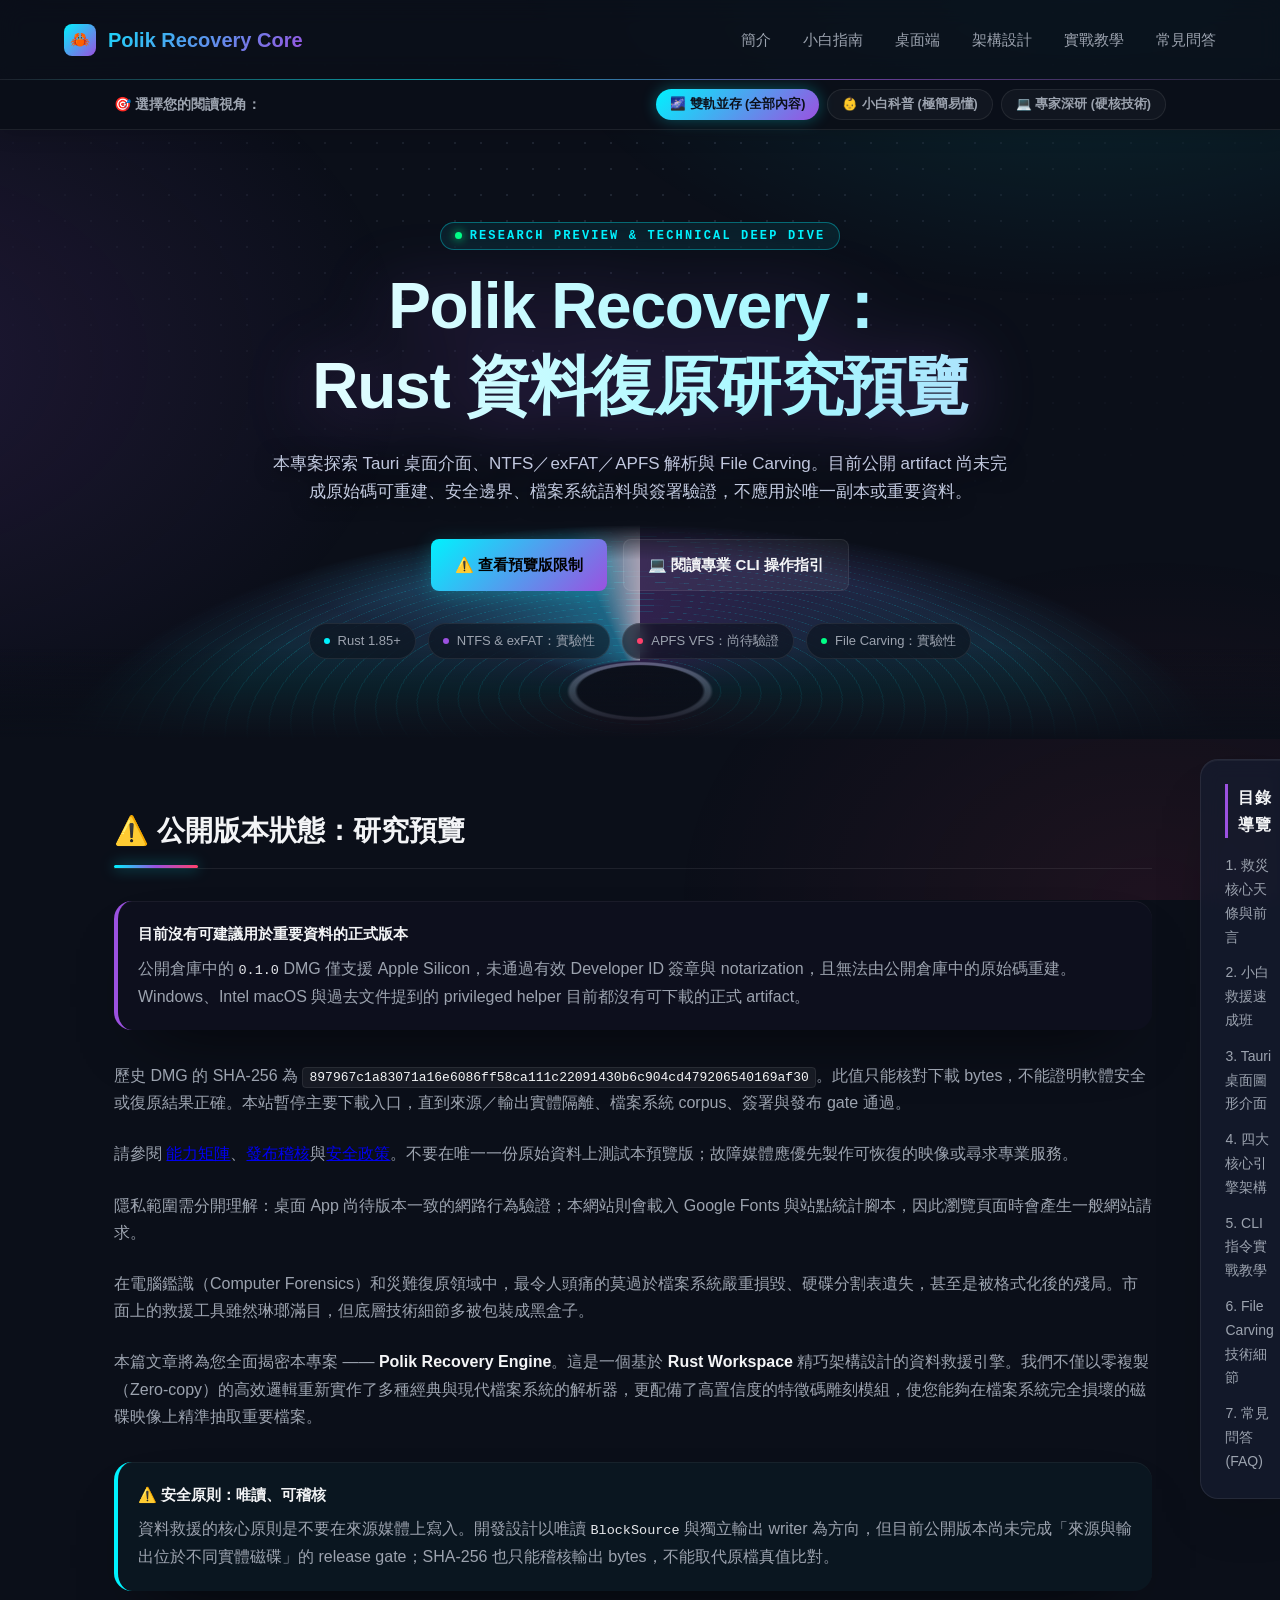
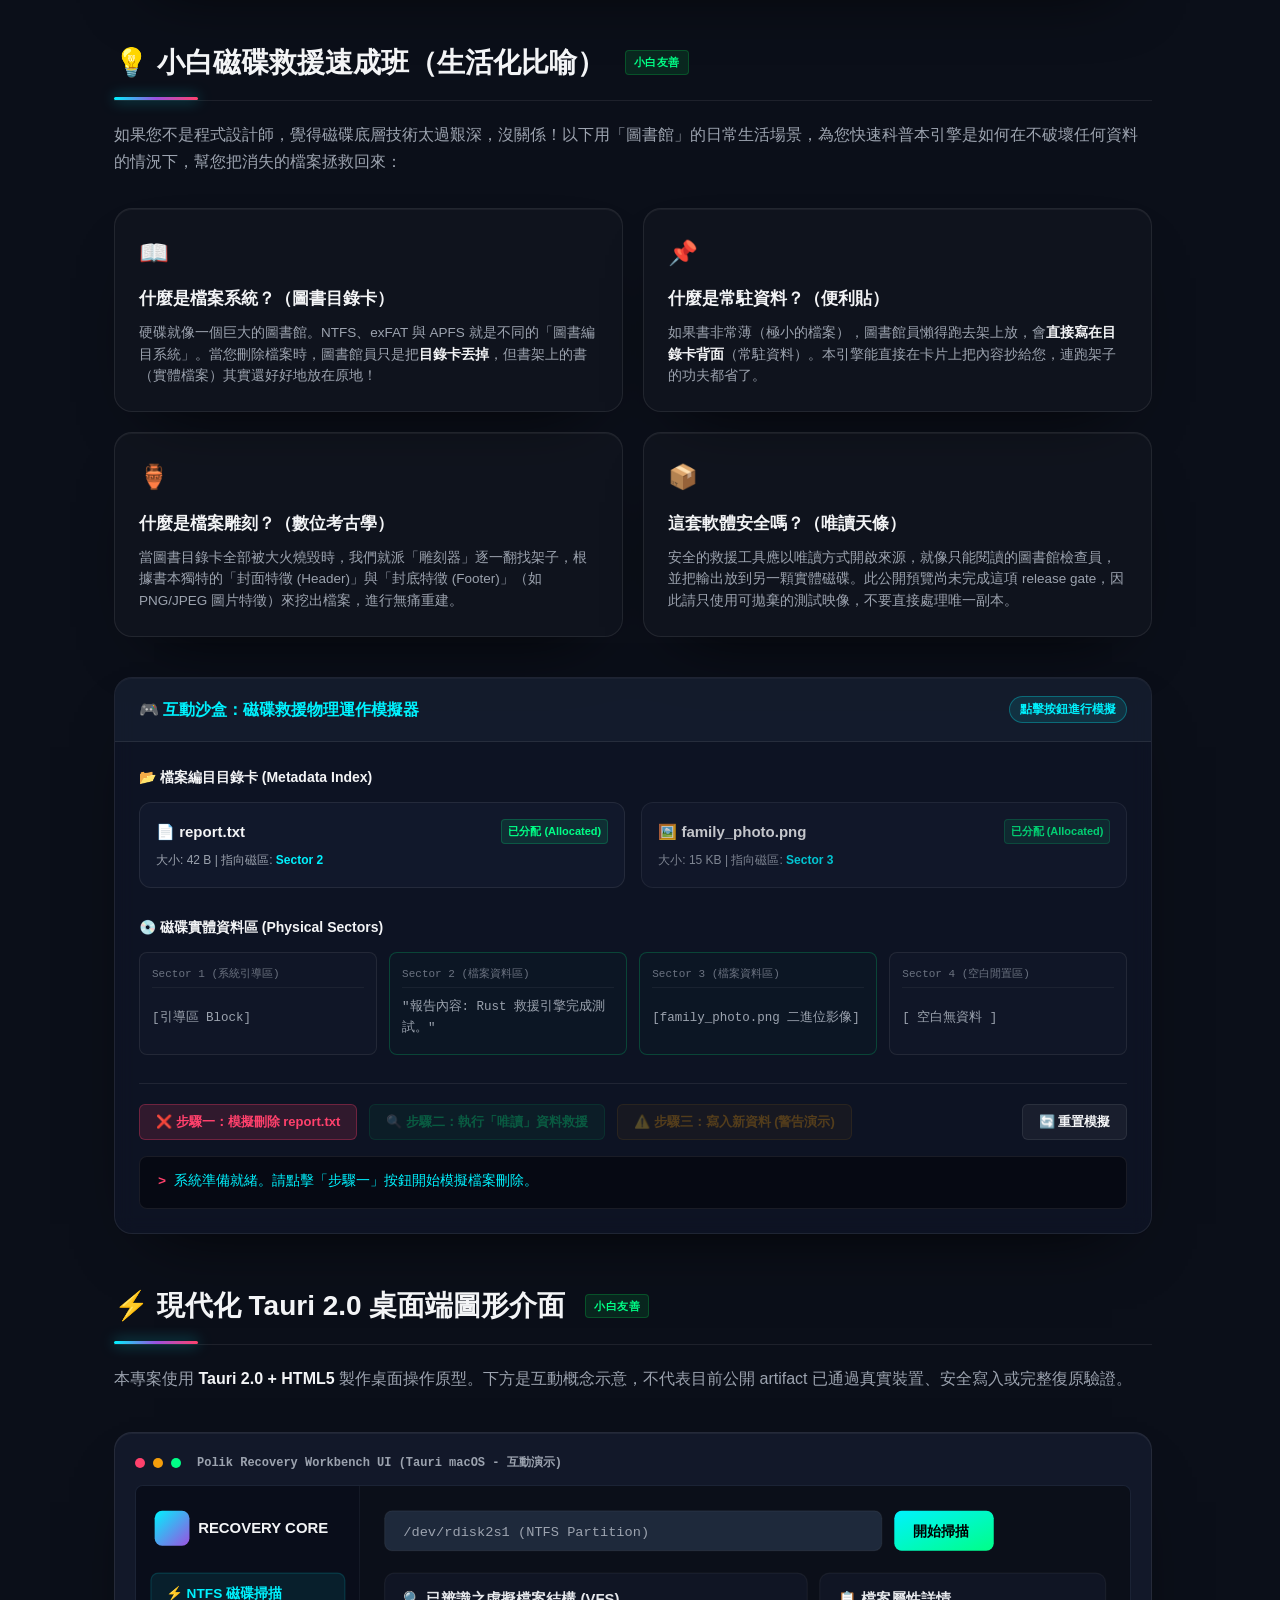
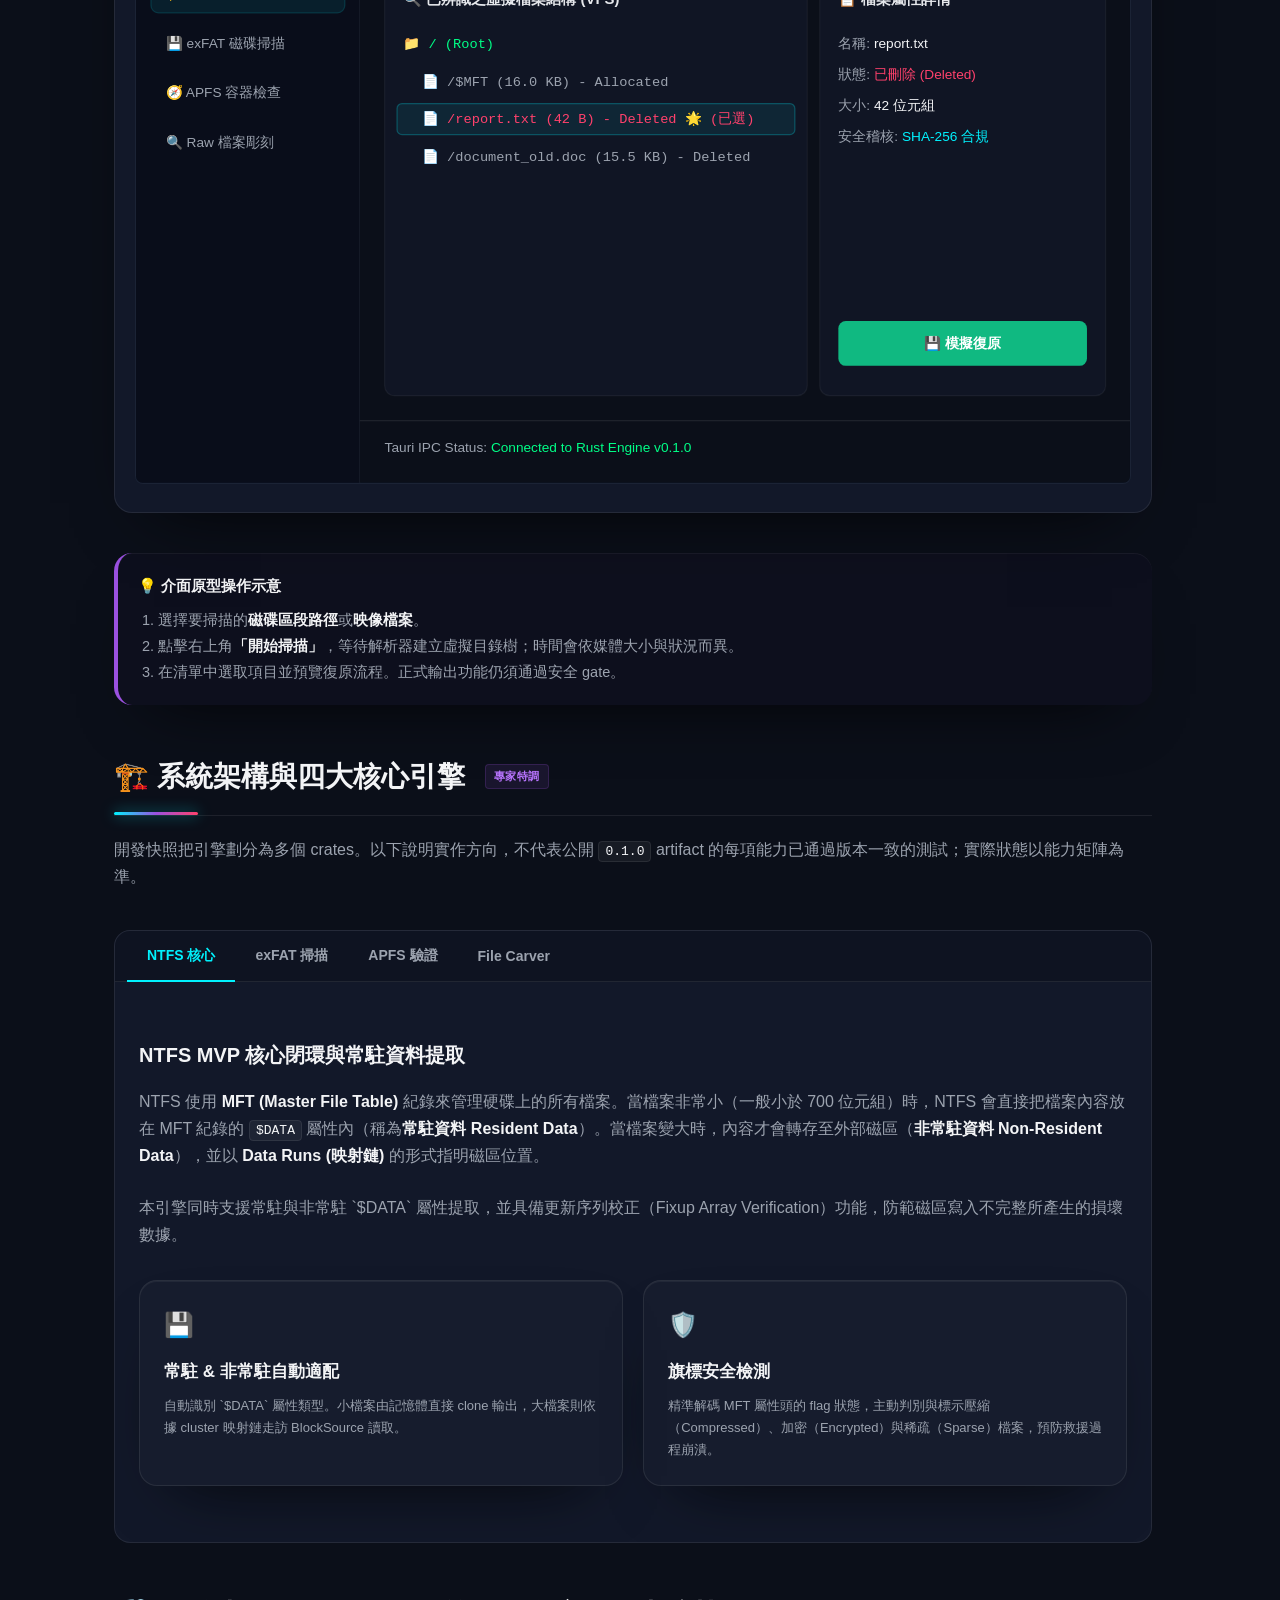
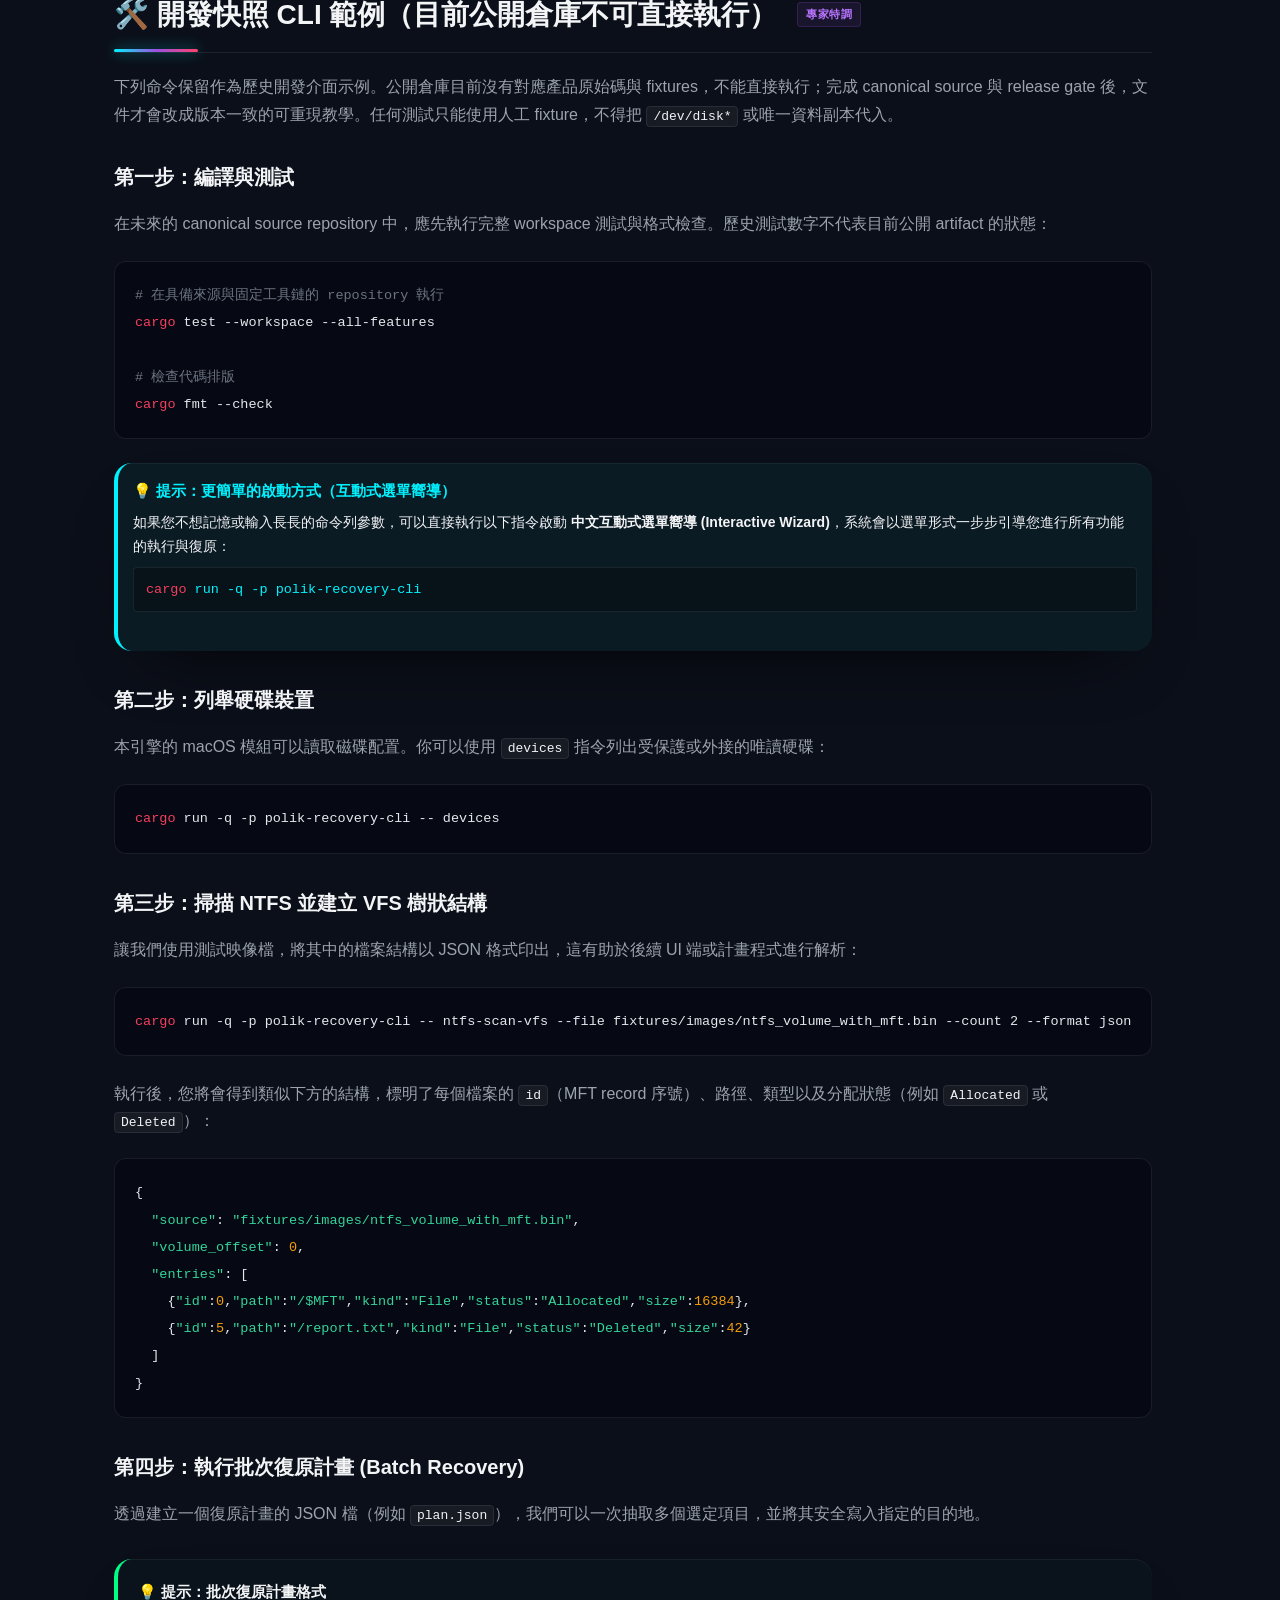
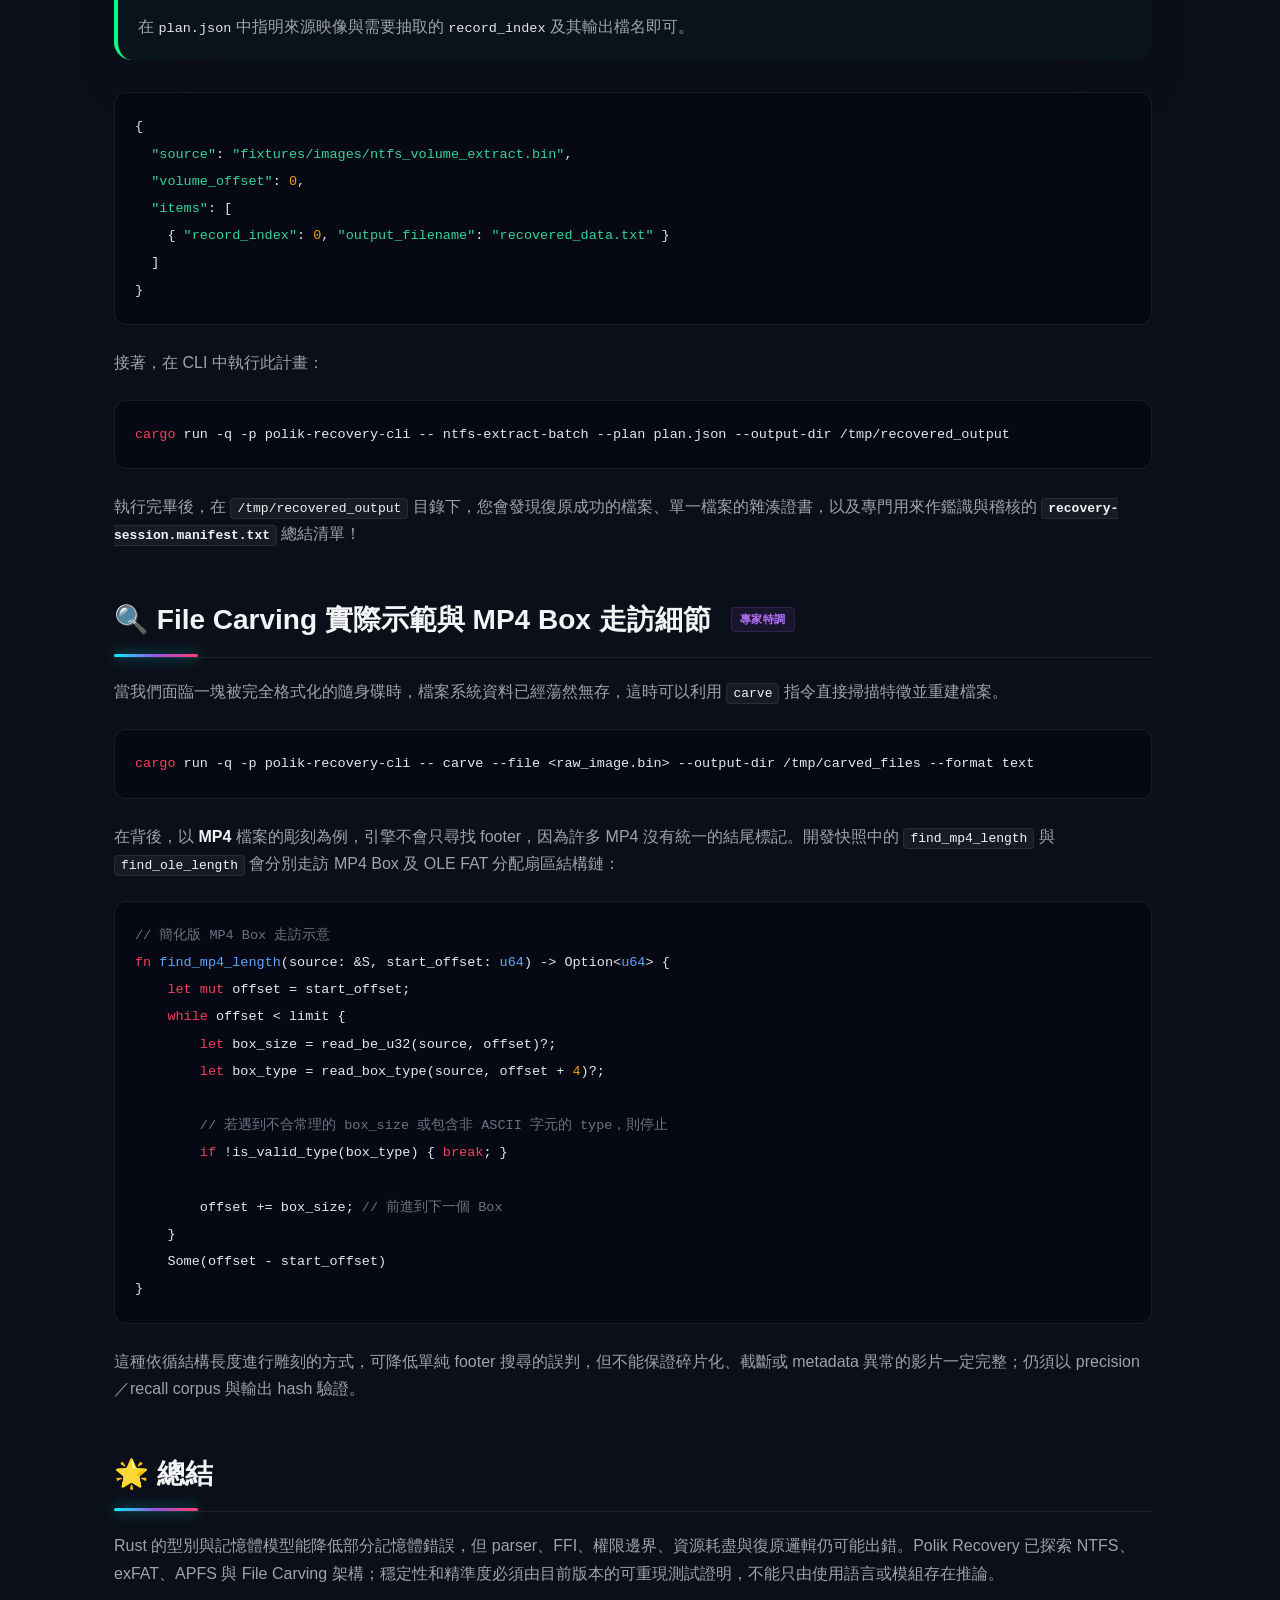
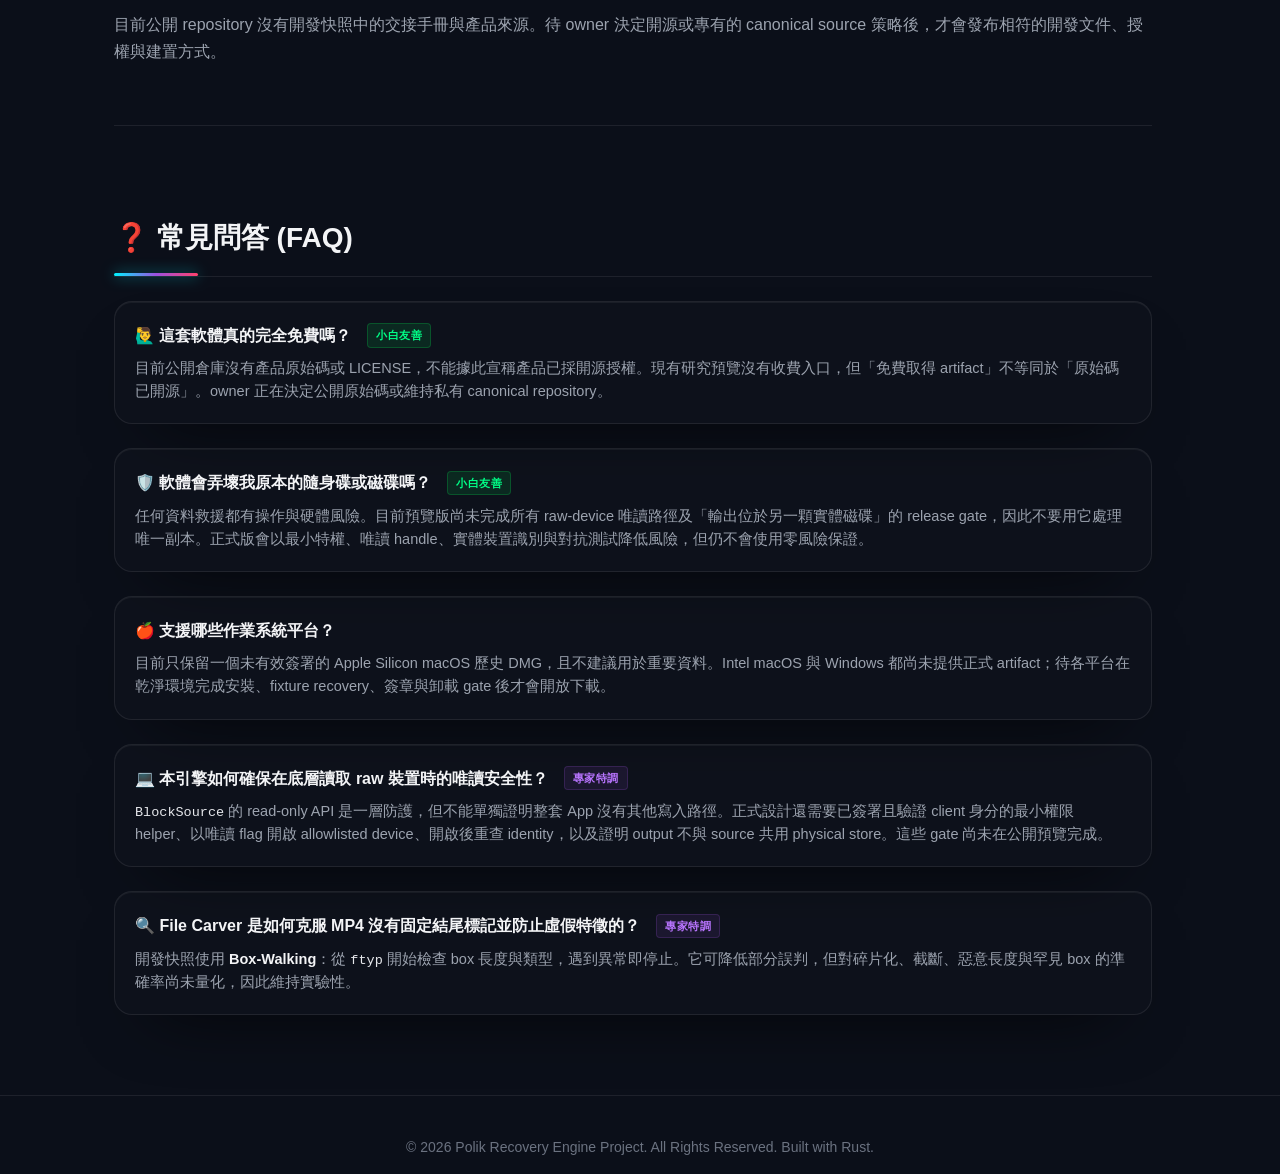
<file: index.html>
<!DOCTYPE html>
<html lang="zh-TW">
<head>
  <meta charset="UTF-8">
  <meta name="viewport" content="width=device-width, initial-scale=1.0">
  <meta name="description" content="Polik Recovery 研究預覽與技術專欄：說明目前公開版本限制、能力驗證狀態，以及以 Rust 實作資料復原引擎的設計。">
  <meta name="referrer" content="strict-origin-when-cross-origin">
  <meta http-equiv="Content-Security-Policy" content="default-src 'self'; script-src 'self'; style-src 'self' https://fonts.googleapis.com; font-src https://fonts.gstatic.com; img-src 'self' data:; connect-src 'self'; object-src 'none'; base-uri 'self'; form-action 'self'; upgrade-insecure-requests">
  <title>Polik Recovery 研究預覽與 Rust 資料復原技術專欄</title>
  <link rel="canonical" href="https://polik18.github.io/polik-recovery/">
  <meta property="og:type" content="website">
  <meta property="og:locale" content="zh_TW">
  <meta property="og:site_name" content="Polik Projects">
  <meta property="og:title" content="Polik Recovery 研究預覽與 Rust 資料復原技術專欄">
  <meta property="og:description" content="Polik Recovery 研究預覽與技術專欄：說明目前公開版本限制、能力驗證狀態，以及以 Rust 實作資料復原引擎的設計。">
  <meta property="og:url" content="https://polik18.github.io/polik-recovery/">
  <meta property="og:image" content="https://polik18.github.io/assets/og/polik-recovery.jpg">
  <meta property="og:image:width" content="1200">
  <meta property="og:image:height" content="630">
  <meta property="og:image:alt" content="Polik Recovery 研究預覽與 Rust 資料復原技術專欄">
  <meta name="twitter:card" content="summary_large_image">
  <meta name="twitter:title" content="Polik Recovery 研究預覽與 Rust 資料復原技術專欄">
  <meta name="twitter:description" content="Polik Recovery 研究預覽與技術專欄：說明目前公開版本限制、能力驗證狀態，以及以 Rust 實作資料復原引擎的設計。">
  <meta name="twitter:image" content="https://polik18.github.io/assets/og/polik-recovery.jpg">
  <script type="application/ld+json">
  {
    "@context": "https://schema.org",
    "@graph": [
      {
        "@type": "TechArticle",
        "headline": "Polik Recovery 研究預覽與 Rust 資料復原技術專欄",
        "url": "https://polik18.github.io/polik-recovery/",
        "description": "Polik Recovery 研究預覽與技術專欄：說明目前公開版本限制、能力驗證狀態，以及以 Rust 實作資料復原引擎的設計。",
        "inLanguage": "zh-TW",
        "author": {
          "@type": "Person",
          "name": "小黃老師",
          "url": "https://polik18.github.io/"
        }
      },
      {
        "@type": "BreadcrumbList",
        "itemListElement": [
          {
            "@type": "ListItem",
            "position": 1,
            "name": "Polik 專案展示",
            "item": "https://polik18.github.io/"
          },
          {
            "@type": "ListItem",
            "position": 2,
            "name": "效能診斷與資料救援",
            "item": "https://polik18.github.io/systems.html"
          },
          {
            "@type": "ListItem",
            "position": 3,
            "name": "Polik Recovery",
            "item": "https://polik18.github.io/polik-recovery/"
          }
        ]
      }
    ]
  }
  </script>
  
  <!-- Modern Fonts -->
  <link rel="preconnect" href="https://fonts.googleapis.com">
  <link rel="preconnect" href="https://fonts.gstatic.com" crossorigin>
  <link href="https://fonts.googleapis.com/css2?family=Inter:wght@300;400;500;600;700&family=JetBrains+Mono:wght@400;600&display=swap" rel="stylesheet">
  
  <link rel="stylesheet" href="assets/site.css">
  <script src="https://polik18.github.io/assets/polik-shell.js" data-cat="systems" data-accent="#00f2fe" data-accent2="#9b51e0" defer></script>
</head>
<body>
  <a class="category-return" data-polik-category-return href="https://polik18.github.io/systems.html" aria-label="回到系統診斷分類">← 回系統診斷分類</a>

  <!-- Navigation -->
  <header>
    <div class="nav-container">
      <div class="logo-area">
        <div class="logo-icon">🦀</div>
        <span>Polik Recovery Core</span>
      </div>
      <nav class="nav-links" aria-label="主要導覽">
        <a href="#intro">簡介</a>
        <a href="#novice-guide" class="novice-only">小白指南</a>
        <a href="#desktop-app" class="novice-only">桌面端</a>
        <a href="#architecture" class="expert-only">架構設計</a>
        <a href="#tutorial" class="expert-only">實戰教學</a>
        <a href="#faq">常見問答</a>
      </nav>
    </div>
  </header>

  <!-- Mode Selector Sub-nav -->
  <div class="mode-selector-bar">
    <div class="container selector-flex">
      <div class="selector-label">🎯 選擇您的閱讀視角：</div>
      <div class="selector-buttons">
        <button class="selector-btn active" id="btn-mode-all" data-mode="all" aria-pressed="true">🌌 雙軌並存 (全部內容)</button>
        <button class="selector-btn" id="btn-mode-novice" data-mode="novice" aria-pressed="false">👶 小白科普 (極簡易懂)</button>
        <button class="selector-btn" id="btn-mode-expert" data-mode="expert" aria-pressed="false">💻 專家深研 (硬核技術)</button>
      </div>
    </div>
  </div>

  <!-- Hero -->
  <section class="hero">
    <div class="platter" aria-hidden="true"><i class="platter-scan"></i><i class="platter-arm"></i></div>
    <div class="container">
      <div class="hero-meta">Research Preview & Technical Deep Dive</div>
      <h1>Polik Recovery：Rust 資料復原研究預覽</h1>
      <p class="hero-subtitle">
        本專案探索 Tauri 桌面介面、NTFS／exFAT／APFS 解析與 File Carving。目前公開 artifact 尚未完成原始碼可重建、安全邊界、檔案系統語料與簽署驗證，不應用於唯一副本或重要資料。
      </p>

      <div class="btn-group">
        <a href="#release-status" class="btn-primary novice-only">
          <span>⚠️ 查看預覽版限制</span>
        </a>
        <a href="#tutorial" class="btn-secondary expert-only">
          <span>💻 閱讀專業 CLI 操作指引</span>
        </a>
      </div>
      
      <div class="hero-tags">
        <div class="badge">Rust 1.85+</div>
        <div class="badge badge-purple">NTFS & exFAT：實驗性</div>
        <div class="badge badge-pink">APFS VFS：尚待驗證</div>
        <div class="badge badge-green">File Carving：實驗性</div>
      </div>
    </div>
  </section>

  <!-- Main Grid -->
  <main class="container">
    <div class="main-grid">
      
      <!-- Content Area -->
      <article>

        <section id="release-status">
          <h2>⚠️ 公開版本狀態：研究預覽</h2>
          <div class="callout callout-important">
            <div class="callout-title">目前沒有可建議用於重要資料的正式版本</div>
            公開倉庫中的 <code>0.1.0</code> DMG 僅支援 Apple Silicon，未通過有效 Developer ID 簽章與 notarization，且無法由公開倉庫中的原始碼重建。Windows、Intel macOS 與過去文件提到的 privileged helper 目前都沒有可下載的正式 artifact。
          </div>
          <p>
            歷史 DMG 的 SHA-256 為 <code>897967c1a83071a16e6086ff58ca111c22091430b6c904cd479206540169af30</code>。此值只能核對下載 bytes，不能證明軟體安全或復原結果正確。本站暫停主要下載入口，直到來源／輸出實體隔離、檔案系統 corpus、簽署與發布 gate 通過。
          </p>
          <p>
            請參閱 <a href="https://github.com/polik18/polik-recovery/blob/main/docs/capability-matrix.md">能力矩陣</a>、<a href="https://github.com/polik18/polik-recovery/blob/main/docs/audit/current-release-inventory.md">發布稽核</a>與<a href="https://github.com/polik18/polik-recovery/blob/main/SECURITY.md">安全政策</a>。不要在唯一一份原始資料上測試本預覽版；故障媒體應優先製作可恢復的映像或尋求專業服務。
          </p>
          <p>
            隱私範圍需分開理解：桌面 App 尚待版本一致的網路行為驗證；本網站則會載入 Google Fonts 與站點統計腳本，因此瀏覽頁面時會產生一般網站請求。
          </p>
        </section>
        
        <section id="intro">
          <p>
            在電腦鑑識（Computer Forensics）和災難復原領域中，最令人頭痛的莫過於檔案系統嚴重損毀、硬碟分割表遺失，甚至是被格式化後的殘局。市面上的救援工具雖然琳瑯滿目，但底層技術細節多被包裝成黑盒子。
          </p>
          <p>
            本篇文章將為您全面揭密本專案 —— <strong>Polik Recovery Engine</strong>。這是一個基於 <strong>Rust Workspace</strong> 精巧架構設計的資料救援引擎。我們不僅以零複製（Zero-copy）的高效邏輯重新實作了多種經典與現代檔案系統的解析器，更配備了高置信度的特徵碼雕刻模組，使您能夠在檔案系統完全損壞的磁碟映像上精準抽取重要檔案。
          </p>
          
          <div class="callout">
            <div class="callout-title">⚠️ 安全原則：唯讀、可稽核</div>
            資料救援的核心原則是不要在來源媒體上寫入。開發設計以唯讀 <code>BlockSource</code> 與獨立輸出 writer 為方向，但目前公開版本尚未完成「來源與輸出位於不同實體磁碟」的 release gate；SHA-256 也只能稽核輸出 bytes，不能取代原檔真值比對。
          </div>
        </section>

        <!-- Column Separator / Layman Section -->
        <section id="novice-guide" class="novice-only">
          <h2>💡 小白磁碟救援速成班（生活化比喻）<span class="mode-tag mode-tag-novice">小白友善</span></h2>
          <p>
            如果您不是程式設計師，覺得磁碟底層技術太過艱深，沒關係！以下用「圖書館」的日常生活場景，為您快速科普本引擎是如何在不破壞任何資料的情況下，幫您把消失的檔案拯救回來：
          </p>

          <div class="features-grid">
            <div class="feature-card">
              <div class="card-icon">📖</div>
              <div class="card-title">什麼是檔案系統？（圖書目錄卡）</div>
              <p class="feature-description">
                硬碟就像一個巨大的圖書館。NTFS、exFAT 與 APFS 就是不同的「圖書編目系統」。當您刪除檔案時，圖書館員只是把<strong>目錄卡丟掉</strong>，但書架上的書（實體檔案）其實還好好地放在原地！
              </p>
            </div>
            
            <div class="feature-card">
              <div class="card-icon">📌</div>
              <div class="card-title">什麼是常駐資料？（便利貼）</div>
              <p class="feature-description">
                如果書非常薄（極小的檔案），圖書館員懶得跑去架上放，會<strong>直接寫在目錄卡背面</strong>（常駐資料）。本引擎能直接在卡片上把內容抄給您，連跑架子的功夫都省了。
              </p>
            </div>

            <div class="feature-card">
              <div class="card-icon">🏺</div>
              <div class="card-title">什麼是檔案雕刻？（數位考古學）</div>
              <p class="feature-description">
                當圖書目錄卡全部被大火燒毀時，我們就派「雕刻器」逐一翻找架子，根據書本獨特的「封面特徵 (Header)」與「封底特徵 (Footer)」（如 PNG/JPEG 圖片特徵）來挖出檔案，進行無痛重建。
              </p>
            </div>

            <div class="feature-card">
              <div class="card-icon">📦</div>
              <div class="card-title">這套軟體安全嗎？（唯讀天條）</div>
              <p class="feature-description">
                安全的救援工具應以唯讀方式開啟來源，就像只能閱讀的圖書館檢查員，並把輸出放到另一顆實體磁碟。此公開預覽尚未完成這項 release gate，因此請只使用可拋棄的測試映像，不要直接處理唯一副本。
              </p>
            </div>
          </div>

          <!-- Interactive Simulator Widget -->
          <div class="simulator-wrapper">
            <div class="simulator-header">
              <div class="simulator-title">🎮 互動沙盒：磁碟救援物理運作模擬器</div>
              <div class="simulator-badge">點擊按鈕進行模擬</div>
            </div>
            
            <div class="simulator-body">
              <!-- Part 1: Catalog metadata cards -->
              <div class="sim-section">
                <div class="sim-section-title">📂 檔案編目目錄卡 (Metadata Index)</div>
                <div class="catalog-cards">
                  <div class="catalog-card" id="card-report">
                    <div class="card-status-badge status-allocated" id="badge-report">已分配 (Allocated)</div>
                    <div class="card-filename">📄 report.txt</div>
                    <div class="card-meta">大小: 42 B | 指向磁區: <span class="sector-pointer">Sector 2</span></div>
                  </div>
                  <div class="catalog-card muted-card" id="card-photo">
                    <div class="card-status-badge status-allocated">已分配 (Allocated)</div>
                    <div class="card-filename">🖼️ family_photo.png</div>
                    <div class="card-meta">大小: 15 KB | 指向磁區: <span class="sector-pointer">Sector 3</span></div>
                  </div>
                </div>
              </div>
              
              <!-- Part 2: Disk Sectors Physical blocks -->
              <div class="sim-section">
                <div class="sim-section-title">💿 磁碟實體資料區 (Physical Sectors)</div>
                <div class="disk-sectors">
                  <div class="disk-sector" id="sector-1">
                    <div class="sector-num">Sector 1 (系統引導區)</div>
                    <div class="sector-content muted-text">[引導區 Block]</div>
                  </div>
                  <div class="disk-sector sector-occupied" id="sector-2">
                    <div class="sector-num">Sector 2 (檔案資料區)</div>
                    <div class="sector-content" id="content-sector-2">"報告內容: Rust 救援引擎完成測試。"</div>
                  </div>
                  <div class="disk-sector sector-occupied" id="sector-3">
                    <div class="sector-num">Sector 3 (檔案資料區)</div>
                    <div class="sector-content" id="content-sector-3">[family_photo.png 二進位影像]</div>
                  </div>
                  <div class="disk-sector" id="sector-4">
                    <div class="sector-num">Sector 4 (空白閒置區)</div>
                    <div class="sector-content" id="content-sector-4">[ 空白無資料 ]</div>
                  </div>
                </div>
              </div>
              
              <!-- Part 3: Controls and Terminal Info -->
              <div class="sim-controls-wrapper">
                <div class="sim-buttons">
                  <button class="sim-btn btn-danger" id="btn-sim-delete">❌ 步驟一：模擬刪除 report.txt</button>
                  <button class="sim-btn btn-success" id="btn-sim-recover" disabled>🔍 步驟二：執行「唯讀」資料救援</button>
                  <button class="sim-btn btn-warning" id="btn-sim-overwrite" disabled>⚠️ 步驟三：寫入新資料 (警告演示)</button>
                  <button class="sim-btn btn-reset" id="btn-sim-reset">🔄 重置模擬</button>
                </div>
                <div class="sim-terminal" id="sim-terminal-log" role="status" aria-live="polite">
                  <span class="terminal-prompt">></span> 系統準備就緒。請點擊「步驟一」按鈕開始模擬檔案刪除。
                </div>
              </div>
            </div>
          </div>
        </section>

        <!-- Tauri App Showcase Section -->
        <section id="desktop-app" class="novice-only">
          <h2>⚡ 現代化 Tauri 2.0 桌面端圖形介面<span class="mode-tag mode-tag-novice">小白友善</span></h2>
          <p>
            本專案使用 <strong>Tauri 2.0 + HTML5</strong> 製作桌面操作原型。下方是互動概念示意，不代表目前公開 artifact 已通過真實裝置、安全寫入或完整復原驗證。
          </p>

          <!-- SVG Mockup of Desktop App -->
          <div class="mockup-container">
            <div class="mockup-title">
              <span class="mockup-dot"></span>
              <span class="mockup-dot mockup-dot-yellow"></span>
              <span class="mockup-dot mockup-dot-green"></span>
              <span class="mockup-title-text">Polik Recovery Workbench UI (Tauri macOS - 互動演示)</span>
            </div>
            
            <svg class="mockup-svg" viewBox="0 0 800 480" width="100%" height="auto">
              <!-- Sidebar -->
              <rect x="0" y="0" width="180" height="480" fill="#090D1A" />
              <line x1="180" y1="0" x2="180" y2="480" stroke="rgba(255,255,255,0.08)" />
              
              <!-- Brand Logo -->
              <rect x="15" y="20" width="28" height="28" rx="6" fill="url(#brandGrad)" />
              <text x="50" y="38" fill="#F3F4F6" font-family="'Inter', sans-serif" font-weight="700" font-size="12">RECOVERY CORE</text>
              
              <!-- Nav items -->
              <rect x="12" y="70" width="156" height="32" rx="6" fill="rgba(0,242,254,0.08)" stroke="rgba(0,242,254,0.15)" />
              <text x="24" y="90" fill="#00F2FE" font-family="sans-serif" font-size="11" font-weight="600">⚡ NTFS 磁碟掃描</text>
              
              <text x="24" y="130" fill="#9CA3AF" font-family="sans-serif" font-size="11">💾 exFAT 磁碟掃描</text>
              <text x="24" y="170" fill="#9CA3AF" font-family="sans-serif" font-size="11">🧭 APFS 容器檢查</text>
              <text x="24" y="210" fill="#9CA3AF" font-family="sans-serif" font-size="11">🔍 Raw 檔案彫刻</text>
              
              <!-- Main Workspace -->
              <rect x="180" y="0" width="620" height="480" fill="#0B0F19" />
              
              <!-- Top bar controls -->
              <rect x="200" y="20" width="400" height="32" rx="6" fill="#1E293B" stroke="rgba(255,255,255,0.05)" />
              <text x="215" y="40" fill="#9CA3AF" font-family="monospace" font-size="11">/dev/rdisk2s1 (NTFS Partition)</text>
              <rect x="610" y="20" width="80" height="32" rx="6" fill="url(#btnGrad)" />
              <text x="625" y="40" fill="#000" font-family="sans-serif" font-size="11" font-weight="bold">開始掃描</text>
              
              <!-- Middle Grid: Left is VFS list, Right is details -->
              <!-- VFS Pane -->
              <rect x="200" y="70" width="340" height="340" rx="8" fill="rgba(22,29,49,0.5)" stroke="rgba(255,255,255,0.05)" />
              <text x="215" y="95" fill="#E5E7EB" font-family="sans-serif" font-weight="bold" font-size="12">🔍 已辨識之虛擬檔案結構 (VFS)</text>
              
              <text x="215" y="130" fill="#00FF87" font-family="monospace" font-size="11">📁 / (Root)</text>
              
              <!-- Interactive VFS List -->
              <g id="mockup-item-mft" class="mockup-vfs-item" cursor="pointer" role="button" tabindex="0" data-mockup-item="mft" aria-label="選取 MFT 示意項目">
                <rect x="210" y="145" width="320" height="25" fill="transparent" rx="4" />
                <text x="230" y="161" fill="#9CA3AF" font-family="monospace" font-size="11">📄 /$MFT (16.0 KB) - Allocated</text>
              </g>
              
              <g id="mockup-item-report" class="mockup-vfs-item active" cursor="pointer" role="button" tabindex="0" data-mockup-item="report" aria-label="選取 report.txt 示意項目">
                <rect x="210" y="175" width="320" height="25" fill="rgba(0, 242, 254, 0.1)" stroke="rgba(0, 242, 254, 0.2)" rx="4" />
                <text x="230" y="191" fill="#FF416C" font-family="monospace" font-size="11">📄 /report.txt (42 B) - Deleted 🌟 (已選)</text>
              </g>
              
              <g id="mockup-item-doc" class="mockup-vfs-item" cursor="pointer" role="button" tabindex="0" data-mockup-item="doc" aria-label="選取 document_old.doc 示意項目">
                <rect x="210" y="205" width="320" height="25" fill="transparent" rx="4" />
                <text x="230" y="221" fill="#9CA3AF" font-family="monospace" font-size="11">📄 /document_old.doc (15.5 KB) - Deleted</text>
              </g>
              
              <!-- Details Pane -->
              <rect x="550" y="70" width="230" height="340" rx="8" fill="rgba(22,29,49,0.5)" stroke="rgba(255,255,255,0.05)" />
              <text x="565" y="95" fill="#E5E7EB" font-family="sans-serif" font-weight="bold" font-size="12">📋 檔案屬性詳情</text>
              <text x="565" y="130" fill="#9CA3AF" font-family="sans-serif" font-size="11">名稱: <tspan id="mockup-det-name" fill="#F3F4F6">report.txt</tspan></text>
              <text x="565" y="155" fill="#9CA3AF" font-family="sans-serif" font-size="11">狀態: <tspan id="mockup-det-status" fill="#FF416C">已刪除 (Deleted)</tspan></text>
              <text x="565" y="180" fill="#9CA3AF" font-family="sans-serif" font-size="11">大小: <tspan id="mockup-det-size" fill="#F3F4F6">42 位元組</tspan></text>
              <text x="565" y="205" fill="#9CA3AF" font-family="sans-serif" font-size="11">安全稽核: <tspan id="mockup-det-hash" fill="#00F2FE">SHA-256 合規</tspan></text>
              
              <!-- Recovery action inside mockup -->
              <g id="mockup-recovery-action" cursor="pointer" role="button" tabindex="0" aria-label="顯示模擬復原說明">
                <rect id="mockup-btn-rect" x="565" y="350" width="200" height="36" rx="6" fill="#10B981" />
                <text id="mockup-btn-text" x="665" y="372" fill="#FFFFFF" font-family="sans-serif" font-size="11" font-weight="bold" text-anchor="middle">💾 模擬復原</text>
              </g>
              
              <!-- Bottom status bar -->
              <line x1="180" y1="430" x2="800" y2="430" stroke="rgba(255,255,255,0.08)" />
              <text x="200" y="455" fill="#9CA3AF" font-family="sans-serif" font-size="11">Tauri IPC Status: <tspan fill="#00FF87">Connected to Rust Engine v0.1.0</tspan></text>
              
              <!-- Gradients -->
              <defs>
                <linearGradient id="brandGrad" x1="0%" y1="0%" x2="100%" y2="100%">
                  <stop offset="0%" stop-color="#00F2FE" />
                  <stop offset="100%" stop-color="#9B51E0" />
                </linearGradient>
                <linearGradient id="btnGrad" x1="0%" y1="0%" x2="100%" y2="100%">
                  <stop offset="0%" stop-color="#00F2FE" />
                  <stop offset="100%" stop-color="#00FF87" />
                </linearGradient>
              </defs>
            </svg>
          </div>

          <div class="callout callout-important">
            <div class="callout-title">💡 介面原型操作示意</div>
            <ol class="prototype-steps">
              <li>選擇要掃描的<strong>磁碟區段路徑</strong>或<strong>映像檔案</strong>。</li>
              <li>點擊右上角<strong>「開始掃描」</strong>，等待解析器建立虛擬目錄樹；時間會依媒體大小與狀況而異。</li>
              <li>在清單中選取項目並預覽復原流程。正式輸出功能仍須通過安全 gate。</li>
            </ol>
          </div>
        </section>

        <!-- Dynamic Architecture Tabs -->
        <section id="architecture" class="expert-only">
          <h2>🏗️ 系統架構與四大核心引擎<span class="mode-tag mode-tag-expert">專家特調</span></h2>
          <p>
            開發快照把引擎劃分為多個 crates。以下說明實作方向，不代表公開 <code>0.1.0</code> artifact 的每項能力已通過版本一致的測試；實際狀態以能力矩陣為準。
          </p>

          <div class="tabs-wrapper">
            <div class="tabs-header" role="tablist" aria-label="核心引擎說明">
              <button class="tab-btn active" id="tab-button-ntfs" role="tab" aria-selected="true" aria-controls="tab-ntfs" data-tab="tab-ntfs">NTFS 核心</button>
              <button class="tab-btn" id="tab-button-exfat" role="tab" aria-selected="false" aria-controls="tab-exfat" data-tab="tab-exfat">exFAT 掃描</button>
              <button class="tab-btn" id="tab-button-apfs" role="tab" aria-selected="false" aria-controls="tab-apfs" data-tab="tab-apfs">APFS 驗證</button>
              <button class="tab-btn" id="tab-button-carver" role="tab" aria-selected="false" aria-controls="tab-carver" data-tab="tab-carver">File Carver</button>
            </div>
            
            <!-- NTFS Tab -->
            <div id="tab-ntfs" class="tab-pane active" role="tabpanel" aria-labelledby="tab-button-ntfs">
              <h3>NTFS MVP 核心閉環與常駐資料提取</h3>
              <p>
                NTFS 使用 <strong>MFT (Master File Table)</strong> 紀錄來管理硬碟上的所有檔案。當檔案非常小（一般小於 700 位元組）時，NTFS 會直接把檔案內容放在 MFT 紀錄的 <code>$DATA</code> 屬性內（稱為<strong>常駐資料 Resident Data</strong>）。當檔案變大時，內容才會轉存至外部磁區（<strong>非常駐資料 Non-Resident Data</strong>），並以 <strong>Data Runs (映射鏈)</strong> 的形式指明磁區位置。
              </p>
              <p>
                本引擎同時支援常駐與非常駐 `$DATA` 屬性提取，並具備更新序列校正（Fixup Array Verification）功能，防範磁區寫入不完整所產生的損壞數據。
              </p>
              <div class="features-grid">
                <div class="feature-card">
                  <div class="card-icon">💾</div>
                  <div class="card-title">常駐 & 非常駐自動適配</div>
                  <p class="compact-feature-description">自動識別 `$DATA` 屬性類型。小檔案由記憶體直接 clone 輸出，大檔案則依據 cluster 映射鏈走訪 BlockSource 讀取。</p>
                </div>
                <div class="feature-card">
                  <div class="card-icon">🛡️</div>
                  <div class="card-title">旗標安全檢測</div>
                  <p class="compact-feature-description">精準解碼 MFT 屬性頭的 flag 狀態，主動判別與標示壓縮（Compressed）、加密（Encrypted）與稀疏（Sparse）檔案，預防救援過程崩潰。</p>
                </div>
              </div>
            </div>

            <!-- exFAT Tab -->
            <div id="tab-exfat" class="tab-pane" role="tabpanel" aria-labelledby="tab-button-exfat" hidden>
              <h3>exFAT 遍歷與刪除檔案檢索</h3>
              <p>
                相較於 NTFS 的複雜性，exFAT 的結構更為緊湊。其目錄項目以 32 位元組為單位成組（Primary Directory Entry Group）排列。當一個檔案被刪除時，其對應的 File Entry（<code>0x85</code>）和 Stream Extension Entry（<code>0xC0</code>）首位元組會分別被置換成 <code>0x05</code> 和 <code>0x40</code>。
              </p>
              <p>
                開發快照包含 exFAT 目錄項目、NoFatChain 與 FAT 鏈結的解析路徑；刪除、碎片化、部分覆寫與目錄重建仍需 ground-truth corpus 分別驗證。
              </p>
            </div>

            <!-- APFS Tab -->
            <div id="tab-apfs" class="tab-pane" role="tabpanel" aria-labelledby="tab-button-apfs" hidden>
              <h3>APFS 超級區塊校驗與 B-Tree 遍歷</h3>
              <p>
                APFS（Apple File System）是蘋果系統的現代檔案系統。其在容器層級（Container Superblock）及卷層級（Volume Superblock）都大量使用了 <strong>Fletcher64 校驗演算法</strong> 來確保元資料（Metadata）的完整性。
              </p>
              <p>
                開發快照包含 APFS B-Tree、目錄記錄與 inode 的解析程式，但真實 APFS OMAP／VFS 嚴格 gate 尚未形成公開 artifact 的通過證據。完整路徑、extent、clone、snapshot、壓縮與 FileVault 必須分項驗證，目前維持實驗性。
              </p>
            </div>

            <!-- Carver Tab -->
            <div id="tab-carver" class="tab-pane" role="tabpanel" aria-labelledby="tab-button-carver" hidden>
              <h3>智慧型 File Carving (特徵彫刻)與 OLE 支援</h3>
              <p>
                當檔案系統的分配表（如 FAT、MFT）遭受毀滅性破壞時，唯一的救援途徑就是 **File Carving** —— 循序掃描硬碟中的魔術位元組（Magic Bytes）。
              </p>
              <p>
                除了支援 <code>PNG</code>、<code>JPEG</code>、<code>PDF</code>、<code>ZIP</code> 與具有嵌套 Box-Walking 長度走訪的 <code>MP4</code> 外，本引擎更進一步支援 **Microsoft Office 舊版 OLE/CFBF 複合二進制格式（如 <code>.doc</code>、<code>.xls</code>、<code>.ppt</code>）**。我們實作了 DIFAT 與 FAT 鏈結分配表解析，動態算出所有配置扇區（Sectors）的最後分佈位置，以精準雕刻出完整的 Office 文件。
              </p>
            </div>
          </div>
        </section>

        <!-- Detailed Tutorial -->
        <section id="tutorial" class="expert-only">
          <h2>🛠️ 開發快照 CLI 範例（目前公開倉庫不可直接執行）<span class="mode-tag mode-tag-expert">專家特調</span></h2>
          <p>
            下列命令保留作為歷史開發介面示例。公開倉庫目前沒有對應產品原始碼與 fixtures，不能直接執行；完成 canonical source 與 release gate 後，文件才會改成版本一致的可重現教學。任何測試只能使用人工 fixture，不得把 <code>/dev/disk*</code> 或唯一資料副本代入。
          </p>

          <h3>第一步：編譯與測試</h3>
          <p>
            在未來的 canonical source repository 中，應先執行完整 workspace 測試與格式檢查。歷史測試數字不代表目前公開 artifact 的狀態：
          </p>
          <pre><code><span class="comment"># 在具備來源與固定工具鏈的 repository 執行</span>
<span class="keyword">cargo</span> test --workspace --all-features

<span class="comment"># 檢查代碼排版</span>
<span class="keyword">cargo</span> fmt --check</code></pre>

          <div class="callout callout-tip tutorial-tip">
            <div class="callout-title tutorial-tip-title">💡 提示：更簡單的啟動方式（互動式選單嚮導）</div>
            <p class="tutorial-tip-copy">
              如果您不想記憶或輸入長長的命令列參數，可以直接執行以下指令啟動 <strong>中文互動式選單嚮導 (Interactive Wizard)</strong>，系統會以選單形式一步步引導您進行所有功能的執行與復原：
            </p>
            <pre class="tutorial-tip-command"><code class="tutorial-tip-code"><span class="keyword">cargo</span> run -q -p polik-recovery-cli</code></pre>
          </div>

          <h3>第二步：列舉硬碟裝置</h3>
          <p>
            本引擎的 macOS 模組可以讀取磁碟配置。你可以使用 <code>devices</code> 指令列出受保護或外接的唯讀硬碟：
          </p>
          <pre><code><span class="keyword">cargo</span> run -q -p polik-recovery-cli -- devices</code></pre>

          <h3>第三步：掃描 NTFS 並建立 VFS 樹狀結構</h3>
          <p>
            讓我們使用測試映像檔，將其中的檔案結構以 JSON 格式印出，這有助於後續 UI 端或計畫程式進行解析：
          </p>
          <pre><code><span class="keyword">cargo</span> run -q -p polik-recovery-cli -- ntfs-scan-vfs --file fixtures/images/ntfs_volume_with_mft.bin --count 2 --format json</code></pre>
          <p>
            執行後，您將會得到類似下方的結構，標明了每個檔案的 <code>id</code>（MFT record 序號）、路徑、類型以及分配狀態（例如 <code>Allocated</code> 或 <code>Deleted</code>）：
          </p>
          <pre><code>{
  <span class="string">"source"</span>: <span class="string">"fixtures/images/ntfs_volume_with_mft.bin"</span>,
  <span class="string">"volume_offset"</span>: <span class="number">0</span>,
  <span class="string">"entries"</span>: [
    {<span class="string">"id"</span>:<span class="number">0</span>,<span class="string">"path"</span>:<span class="string">"/$MFT"</span>,<span class="string">"kind"</span>:<span class="string">"File"</span>,<span class="string">"status"</span>:<span class="string">"Allocated"</span>,<span class="string">"size"</span>:<span class="number">16384</span>},
    {<span class="string">"id"</span>:<span class="number">5</span>,<span class="string">"path"</span>:<span class="string">"/report.txt"</span>,<span class="string">"kind"</span>:<span class="string">"File"</span>,<span class="string">"status"</span>:<span class="string">"Deleted"</span>,<span class="string">"size"</span>:<span class="number">42</span>}
  ]
}</code></pre>

          <h3>第四步：執行批次復原計畫 (Batch Recovery)</h3>
          <p>
            透過建立一個復原計畫的 JSON 檔（例如 <code>plan.json</code>），我們可以一次抽取多個選定項目，並將其安全寫入指定的目的地。
          </p>
          <div class="callout callout-tip">
            <div class="callout-title">💡 提示：批次復原計畫格式</div>
            在 <code>plan.json</code> 中指明來源映像與需要抽取的 <code>record_index</code> 及其輸出檔名即可。
          </div>
          <pre><code>{
  <span class="string">"source"</span>: <span class="string">"fixtures/images/ntfs_volume_extract.bin"</span>,
  <span class="string">"volume_offset"</span>: <span class="number">0</span>,
  <span class="string">"items"</span>: [
    { <span class="string">"record_index"</span>: <span class="number">0</span>, <span class="string">"output_filename"</span>: <span class="string">"recovered_data.txt"</span> }
  ]
}</code></pre>
          <p>
            接著，在 CLI 中執行此計畫：
          </p>
          <pre><code><span class="keyword">cargo</span> run -q -p polik-recovery-cli -- ntfs-extract-batch --plan plan.json --output-dir /tmp/recovered_output</code></pre>
          <p>
            執行完畢後，在 <code>/tmp/recovered_output</code> 目錄下，您會發現復原成功的檔案、單一檔案的雜湊證書，以及專門用來作鑑識與稽核的 <strong><code>recovery-session.manifest.txt</code></strong> 總結清單！
          </p>
        </section>

        <!-- Carving Deep Dive -->
        <section id="carving" class="expert-only">
          <h2>🔍 File Carving 實際示範與 MP4 Box 走訪細節<span class="mode-tag mode-tag-expert">專家特調</span></h2>
          <p>
            當我們面臨一塊被完全格式化的隨身碟時，檔案系統資料已經蕩然無存，這時可以利用 <code>carve</code> 指令直接掃描特徵並重建檔案。
          </p>
          <pre><code><span class="keyword">cargo</span> run -q -p polik-recovery-cli -- carve --file &lt;raw_image.bin&gt; --output-dir /tmp/carved_files --format text</code></pre>
          
          <p>
            在背後，以 <strong>MP4</strong> 檔案的彫刻為例，引擎不會只尋找 footer，因為許多 MP4 沒有統一的結尾標記。開發快照中的 <code>find_mp4_length</code> 與 <code>find_ole_length</code> 會分別走訪 MP4 Box 及 OLE FAT 分配扇區結構鏈：
          </p>

          <pre><code><span class="comment">// 簡化版 MP4 Box 走訪示意</span>
<span class="keyword">fn</span> <span class="type">find_mp4_length</span>(source: &S, start_offset: <span class="type">u64</span>) -> Option&lt;<span class="type">u64</span>&gt; {
    <span class="keyword">let</span> <span class="keyword">mut</span> offset = start_offset;
    <span class="keyword">while</span> offset &lt; limit {
        <span class="keyword">let</span> box_size = read_be_u32(source, offset)?;
        <span class="keyword">let</span> box_type = read_box_type(source, offset + <span class="number">4</span>)?;
        
        <span class="comment">// 若遇到不合常理的 box_size 或包含非 ASCII 字元的 type，則停止</span>
        <span class="keyword">if</span> !is_valid_type(box_type) { <span class="keyword">break</span>; }
        
        offset += box_size; <span class="comment">// 前進到下一個 Box</span>
    }
    Some(offset - start_offset)
}</code></pre>
          <p>
            這種依循結構長度進行雕刻的方式，可降低單純 footer 搜尋的誤判，但不能保證碎片化、截斷或 metadata 異常的影片一定完整；仍須以 precision／recall corpus 與輸出 hash 驗證。
          </p>
        </section>

        <section>
          <h2>🌟 總結</h2>
          <p>
            Rust 的型別與記憶體模型能降低部分記憶體錯誤，但 parser、FFI、權限邊界、資源耗盡與復原邏輯仍可能出錯。Polik Recovery 已探索 NTFS、exFAT、APFS 與 File Carving 架構；穩定性和精準度必須由目前版本的可重現測試證明，不能只由使用語言或模組存在推論。
          </p>
          <p>
            目前公開 repository 沒有開發快照中的交接手冊與產品來源。待 owner 決定開源或專有的 canonical source 策略後，才會發布相符的開發文件、授權與建置方式。
          </p>
        </section>

        <!-- FAQ Section -->
        <section id="faq" class="faq-section">
          <h2>❓ 常見問答 (FAQ)</h2>
          <div class="faq-grid">
            <div class="faq-item novice-only">
              <div class="faq-question">🙋‍♂️ 這套軟體真的完全免費嗎？ <span class="mode-tag mode-tag-novice">小白友善</span></div>
              <div class="faq-answer">
                目前公開倉庫沒有產品原始碼或 LICENSE，不能據此宣稱產品已採開源授權。現有研究預覽沒有收費入口，但「免費取得 artifact」不等同於「原始碼已開源」。owner 正在決定公開原始碼或維持私有 canonical repository。
              </div>
            </div>
            
            <div class="faq-item novice-only">
              <div class="faq-question">🛡️ 軟體會弄壞我原本的隨身碟或磁碟嗎？ <span class="mode-tag mode-tag-novice">小白友善</span></div>
              <div class="faq-answer">
                任何資料救援都有操作與硬體風險。目前預覽版尚未完成所有 raw-device 唯讀路徑及「輸出位於另一顆實體磁碟」的 release gate，因此不要用它處理唯一副本。正式版會以最小特權、唯讀 handle、實體裝置識別與對抗測試降低風險，但仍不會使用零風險保證。
              </div>
            </div>

            <div class="faq-item">
              <div class="faq-question">🍎 支援哪些作業系統平台？</div>
              <div class="faq-answer">
                目前只保留一個未有效簽署的 Apple Silicon macOS 歷史 DMG，且不建議用於重要資料。Intel macOS 與 Windows 都尚未提供正式 artifact；待各平台在乾淨環境完成安裝、fixture recovery、簽章與卸載 gate 後才會開放下載。
              </div>
            </div>

            <div class="faq-item expert-only">
              <div class="faq-question">💻 本引擎如何確保在底層讀取 raw 裝置時的唯讀安全性？ <span class="mode-tag mode-tag-expert">專家特調</span></div>
              <div class="faq-answer">
                <code>BlockSource</code> 的 read-only API 是一層防護，但不能單獨證明整套 App 沒有其他寫入路徑。正式設計還需要已簽署且驗證 client 身分的最小權限 helper、以唯讀 flag 開啟 allowlisted device、開啟後重查 identity，以及證明 output 不與 source 共用 physical store。這些 gate 尚未在公開預覽完成。
              </div>
            </div>

            <div class="faq-item expert-only">
              <div class="faq-question">🔍 File Carver 是如何克服 MP4 沒有固定結尾標記並防止虛假特徵的？ <span class="mode-tag mode-tag-expert">專家特調</span></div>
              <div class="faq-answer">
                開發快照使用 <strong>Box-Walking</strong>：從 <code>ftyp</code> 開始檢查 box 長度與類型，遇到異常即停止。它可降低部分誤判，但對碎片化、截斷、惡意長度與罕見 box 的準確率尚未量化，因此維持實驗性。
              </div>
            </div>
          </div>
        </section>

      </article>

      <!-- Sidebar -->
      <aside class="sidebar">
        <div class="sidebar-card">
          <div class="sidebar-title">目錄導覽</div>
          <ul class="toc-list">
            <li><a href="#intro">1. 救災核心天條與前言</a></li>
            <li><a href="#novice-guide">2. 小白救援速成班</a></li>
            <li><a href="#desktop-app">3. Tauri 桌面圖形介面</a></li>
            <li><a href="#architecture">4. 四大核心引擎架構</a></li>
            <li><a href="#tutorial">5. CLI 指令實戰教學</a></li>
            <li><a href="#carving">6. File Carving 技術細節</a></li>
            <li><a href="#faq">7. 常見問答 (FAQ)</a></li>
          </ul>
        </div>
      </aside>

    </div>
  </main>

  <!-- Footer -->
  <footer>
    <div class="container">
      <p>&copy; 2026 Polik Recovery Engine Project. All Rights Reserved. Built with Rust.</p>
    </div>
  </footer>

  <script src="assets/site.js" defer></script>
<script src="https://polik18.github.io/assets/site-stats.js" defer></script>
</body>
</html>
</file>
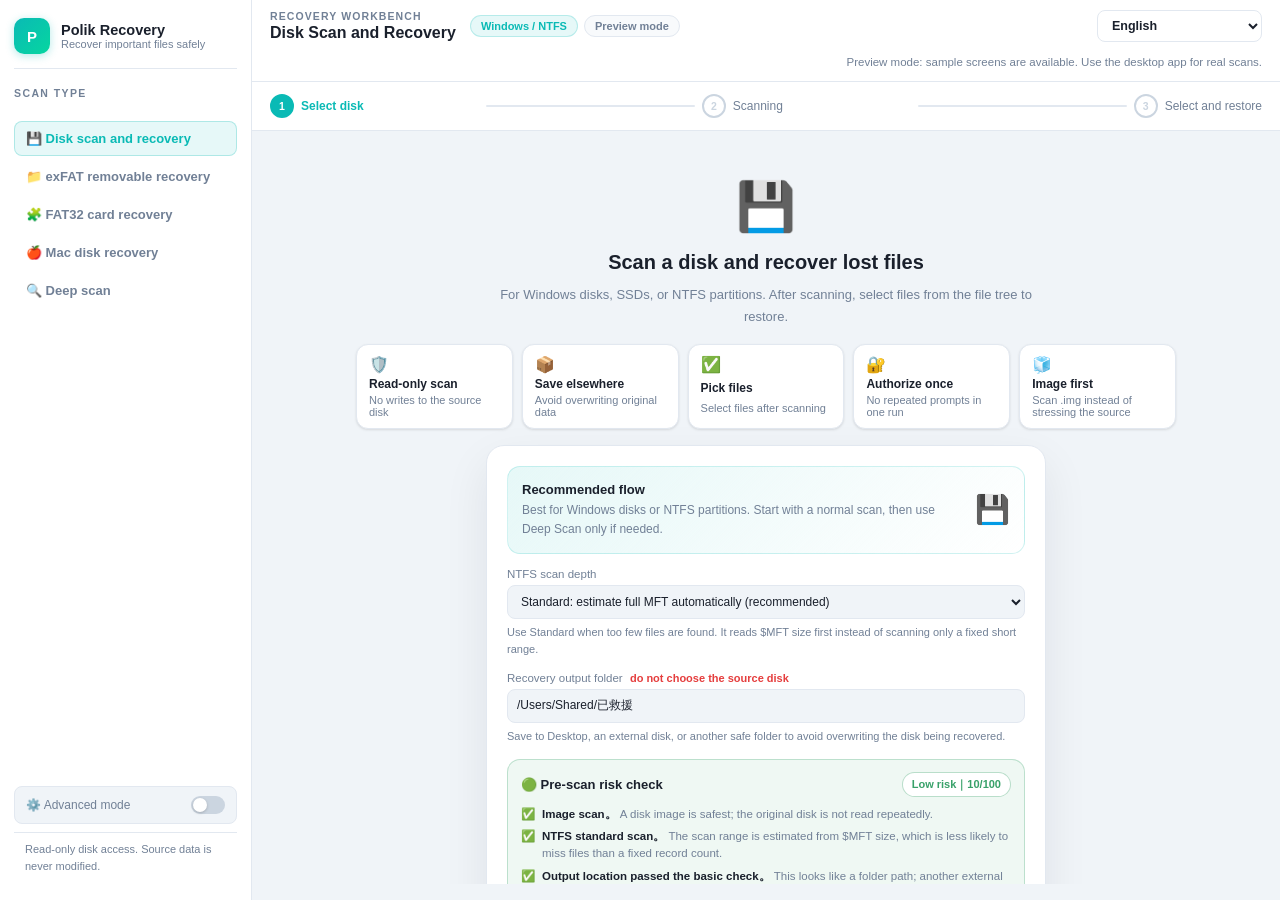
<file: product/apps/desktop-prototype/index.html>
<!doctype html>
<html lang="en">
<head>
  <meta charset="utf-8">
  <meta name="viewport" content="width=device-width, initial-scale=1">
  <title>Polik Recovery</title>
  <link rel="stylesheet" href="style.css">
</head>
<body>
<div class="app">

  <!-- ── Sidebar ── -->
  <aside class="sidebar">
    <div class="brand">
      <div class="brand-logo" id="brandLogo">P</div>
      <div class="brand-text">
        <strong id="brandName">Polik Recovery</strong>
        <span id="brandSubtitle">Recover important files safely</span>
      </div>
    </div>

    <div class="nl" id="navLabel">Scan type</div>
    <nav class="nav">
      <button id="btnModeNtfs" class="active" type="button">💾 Disk scan and recovery</button>
      <button id="btnModeExfat" type="button">📁 exFAT removable recovery</button>
      <button id="btnModeFat32" type="button">🧩 FAT32 card recovery</button>
      <button id="btnModeApfs" type="button">🍎 Mac disk recovery</button>
      <button id="btnModeCarver" type="button">🔍 Deep scan</button>
    </nav>

    <div class="ao">
      <div class="nl" id="sampleLabel">Sample data</div>
      <button class="btn-side" type="button" id="loadSampleData">↻ Load selected sample</button>
    </div>

    <div class="sidebar-foot">
    <button class="adv-row" id="advRow" type="button" aria-controls="advancedPanel" aria-expanded="false">
        <span id="advancedModeLabel">⚙️ Advanced mode</span>
        <div class="tog" id="togSwitch"></div>
    </button>
      <div class="sidebar-note" id="sidebarNote">Read-only disk access. Source data is never modified.</div>
    </div>
  </aside>

  <!-- ── Main ── -->
  <main class="main">
    <header class="topbar">
      <div class="topbar-left">
        <span class="mode-kicker" id="modeKicker">Recovery Workbench</span>
        <h1 id="modeTitle">Disk Scan and Recovery</h1>
      </div>
      <div class="topbar-center">
        <span class="status-chip safe" id="modeBadge">Windows / NTFS</span>
        <span class="status-chip" id="runtimeBadge">Preview mode</span>
      </div>
      <label class="mobile-mode" for="mobileModeSelect">
        <span id="mobileModeLabel">Scan type</span>
        <select id="mobileModeSelect">
          <option value="ntfs">💾 Disk scan and recovery</option>
          <option value="exfat">📁 exFAT removable recovery</option>
          <option value="fat32">🧩 FAT32 card recovery</option>
          <option value="apfs">🍎 Mac disk recovery</option>
          <option value="carver">🔍 Deep scan</option>
        </select>
      </label>
      <div class="toolbar">
        <select id="languageSelect" class="lang-select" aria-label="Language">
          <option value="en">English</option>
          <option value="zh-Hant">繁體中文</option>
          <option value="zh-Hans">简体中文</option>
          <option value="ja">日本語</option>
          <option value="ko">한국어</option>
          <option value="es">Español</option>
          <option value="fr">Français</option>
          <option value="de">Deutsch</option>
          <option value="pt-BR">Português (Brasil)</option>
          <option value="id">Bahasa Indonesia</option>
        </select>
        <button class="btn ao ifx" type="button" id="parseInputs">⟳ Reanalyze</button>
        <button class="btn ao ifx" type="button" id="copyCommand">⇩ Copy command</button>
        <button class="btn primary scan-action is-hidden" type="button" id="runRealScanTop">▶ Start Scan</button>
        <button class="btn is-hidden" type="button" id="cancelOperationTop">⏹ Stop</button>
        <button class="btn success extract-action is-hidden" type="button" id="runRealExtract">💾 Restore Selected Files</button>
      </div>
      <div class="as" id="actionStatus"></div>
    </header>

    <!-- Wizard steps -->
    <div class="wizard">
      <div class="wi">
        <div class="wdot act" id="wd1">1</div>
        <span class="wlbl act" id="wl1">Select disk</span>
      </div>
      <div class="wline" id="wln1"></div>
      <div class="wi">
        <div class="wdot" id="wd2">2</div>
        <span class="wlbl" id="wl2">Scanning</span>
      </div>
      <div class="wline" id="wln2"></div>
      <div class="wi flex-none">
        <div class="wdot" id="wd3">3</div>
        <span class="wlbl" id="wl3">Select and restore</span>
      </div>
    </div>

    <!-- Step 2: scanning -->
    <div class="scan-view" id="scanView">
      <div class="scan-icon">🔍</div>
      <div class="scan-title" id="scanTitle">Scanning, please wait...</div>
      <p class="scan-sub" id="scanSub">The system is safely reading disk contents.<br>This process will not modify your data.</p>
      <div class="scan-bar"><div class="scan-fill indeterminate" id="scanFill"></div></div>
      <p class="scan-status" id="scanTxt">Reading...</p>
      <div class="scan-actions">
        <button class="btn" type="button" id="cancelOperationBtn">⏹ Stop current operation</button>
      </div>
      <p class="scan-tip" id="scanTip">Large disks can take longer to scan. Stop requests the current read flow to halt and closes the privileged helper in physical disk mode.</p>
    </div>

    <section class="workspace" id="workspace">
      <!-- Step 1: disk selector form -->
      <div class="empty" id="emptyState">
        <div class="empty-icon" id="emptyIcon">💿</div>
        <div class="empty-title" id="emptyTitle">Select a disk to start recovery</div>
        <p class="empty-sub" id="modeDesc">Choose the disk to scan, then save recovered files to another disk or a desktop folder.</p>

        <div class="safe-grid">
          <div class="safe-card">🛡️ <strong id="safeReadTitle">Read-only scan</strong><span id="safeReadSub">No writes to the source disk</span></div>
          <div class="safe-card">📦 <strong id="safeSaveTitle">Save elsewhere</strong><span id="safeSaveSub">Avoid overwriting original data</span></div>
          <div class="safe-card">✅ <strong id="safePickTitle">Pick files</strong><span id="safePickSub">Select files after scanning</span></div>
          <div class="safe-card">🔐 <strong id="safeAuthTitle">Authorize once</strong><span id="safeAuthSub">No repeated prompts in one run</span></div>
          <div class="safe-card">🧊 <strong id="safeImageTitle">Image first</strong><span id="safeImageSub">Scan .img instead of stressing the source</span></div>
        </div>

        <div class="s1-card">
          <div class="mode-card">
            <div>
              <strong id="modeAdviceTitle">Recommended flow</strong>
              <p id="modeAdvice">適合一般 Windows 硬碟或 NTFS 分割區，會優先列出檔案樹與可還原項目。</p>
            </div>
            <span id="modeAdviceIcon">💾</span>
          </div>

          <!-- 偵測到的磁碟下拉（Tauri 模式才顯示） -->
          <div class="ig is-hidden" id="diskPickGroup">
            <label id="diskPickLabel">Detected disks <span class="muted-inline">- connect one, then press refresh</span></label>
            <div class="path-row">
              <select id="diskSel" class="disk-sel"><option value="">- Detecting... -</option></select>
              <button class="bbrowse" id="btnRefreshDisks" type="button" title="重新偵測">🔄</button>
            </div>
          </div>

          <!-- 來源路徑（進階模式才顯示；Tauri 下由磁碟選單自動填入） -->
          <div class="ig ao">
            <label for="sourcePath" id="sourcePathLabel">Source disk / image path (advanced)</label>
            <div class="path-row">
              <input id="sourcePath" type="text" value="fixtures/images/ntfs_volume_extract.bin" placeholder="/dev/disk4 或 C:\disk.img">
              <button class="bbrowse is-hidden" id="browseSource" type="button">📁</button>
            </div>
          </div>

          <div class="ig is-hidden" id="partitionPickGroup">
            <label for="partitionSel">Partition / volume offset</label>
            <select id="partitionSel" class="disk-sel"><option value="0">Whole image / offset 0</option></select>
            <div class="tinyhelp" id="partitionPickHelp">Detect MBR/GPT partitions and carry the selected offset into scan, recovery, and thumbnails.</div>
          </div>

          <div class="ig" id="ntfsScanProfileGroup">
            <label for="ntfsScanProfile" id="ntfsProfileLabel">NTFS scan depth</label>
            <select id="ntfsScanProfile" class="disk-sel">
              <option value="auto" selected>Standard: estimate full MFT automatically (recommended)</option>
              <option value="quick">Quick: scan first 10,000 records</option>
              <option value="fallback">Conservative: scan first 50,000 records</option>
            </select>
            <div class="tinyhelp" id="ntfsProfileHelp">Use Standard when too few files are found. It reads $MFT size first instead of scanning only a fixed short range.</div>
          </div>

          <div class="ig" id="apfsScanScopeGroup">
            <label for="apfsScanScope" id="apfsScopeLabel">APFS scan scope</label>
            <select id="apfsScanScope" class="disk-sel">
              <option value="live" selected>Existing files only (fast)</option>
              <option value="deleted">Also look for deleted files (reads the whole container, slower)</option>
            </select>
            <div class="tinyhelp" id="apfsScopeHelp">Deleted APFS files come from leftover metadata. Their content cannot be verified and goes to suspect/.</div>
          </div>

          <!-- 儲存位置 -->
          <div class="ig">
            <label for="outputPath" id="outputPathLabel">Recovery output folder <span class="danger-inline">do not choose the source disk</span></label>
            <div class="path-row">
              <input id="outputPath" type="text" value="/Users/Shared/已救援" placeholder="例如：桌面/已救援">
              <button class="bbrowse is-hidden" id="browseOutput" type="button">📁 Choose</button>
            </div>
            <div class="tinyhelp" id="outputPathHelp">Save to Desktop, an external disk, or another safe folder to avoid overwriting the disk being recovered.</div>
          </div>

          <div class="risk-panel low" id="riskPanel">
            <div class="risk-head">
              <div class="risk-title" id="riskTitle">🟢 Pre-scan risk check</div>
              <div class="risk-score" id="riskScore">Low risk</div>
            </div>
            <div class="risk-body" id="riskBody">
              <div class="risk-row"><span>✅</span><span id="riskInitial"><strong>Read-only scan.</strong> Source, format, and output location are checked before scanning to reduce overwrite risk.</span></div>
            </div>
            <div class="risk-actions" id="riskActions">
              <span class="risk-chip good" id="riskRecommendation">Recommendation: save recovered files to another disk</span>
            </div>
          </div>

          <details class="workflow-details" id="imageWorkflowDetails">
            <summary id="imageWorkflowDisclosure">🧊 Image-first workflow</summary>
          <div class="image-panel" id="imageWorkflowPanel">
            <div class="image-head">
              <div class="image-title" id="imageWorkflowTitle">🧊 v1.9 Image first + ddrescue map</div>
              <div class="image-badge" id="imageWorkflowBadge">Recommended flow</div>
            </div>
            <div class="image-body">
              <div id="imageWorkflowSummary">For physical disks, create a read-only image first, review the ddrescue map for bad or incomplete areas, then scan the .img.</div>
              <div class="image-command" id="imageWorkflowCommand">Choose a source to generate imaging, map visualization, verification, and retry commands.</div>
            </div>
            <div class="image-actions">
              <button class="risk-chip good" id="copyImageWorkflowCommand" type="button">Copy image / map / retry command</button>
              <button class="risk-chip" id="refreshImageWorkflow" type="button">Regenerate</button>
            </div>
          </div>
          </details>

          <details class="workflow-details" id="sessionWorkflowDetails">
            <summary id="sessionWorkflowDisclosure">🗂️ Case / session tools</summary>
          <div class="image-panel" id="sessionWorkflowPanel">
            <div class="image-head">
              <div class="image-title" id="sessionWorkflowTitle">🗂️ v2.7 Recovery Case Session + Customer Package</div>
              <div class="image-badge" id="sessionWorkflowBadge">Recommended</div>
            </div>
            <div class="image-body">
              <div id="sessionWorkflowSummary">Create one case folder per recovery and keep image, map, scan, recovery, quality, logs, dashboard, customer summary, and engineer handoff together.</div>
              <div class="session-status empty" id="activeSessionStatus">No Session is active. Use Create Session to point recovery output to a case folder automatically.</div>
              <div class="image-command" id="sessionWorkflowCommand">Choose a source to generate session creation, indexing, and check commands.</div>
            </div>
            <div class="image-actions">
              <button class="risk-chip good" id="createDesktopSession" type="button">Create Session</button>
              <button class="risk-chip" id="openDesktopSession" type="button">Open Session</button>
              <button class="risk-chip" id="useSessionOutput" type="button">Use Session Output</button>
              <button class="risk-chip" id="refreshDesktopSessionIndex" type="button">Update Index</button>
              <button class="risk-chip" id="runDesktopSessionDoctor" type="button">Check Session</button>
              <button class="risk-chip" id="openDesktopSessionIndex" type="button">Open Index</button>
              <button class="risk-chip good" id="importSessionArtifact" type="button">Import Reports / Artifacts</button>
              <button class="risk-chip good" id="generateSessionReport" type="button">Generate Handoff Report</button>
              <button class="risk-chip" id="openCustomerReport" type="button">Open Customer Report</button>
              <button class="risk-chip" id="openEngineerReport" type="button">Open Engineer Report</button>
              <button class="risk-chip good" id="generateDeliveryPackage" type="button">Create Customer ZIP</button>
              <button class="risk-chip" id="openDeliveryFolder" type="button">Open Delivery Folder</button>
              <button class="risk-chip good" id="copySessionWorkflowCommand" type="button">Copy Session Command</button>
              <button class="risk-chip" id="refreshSessionWorkflow" type="button">Regenerate</button>
            </div>
          </div>
          </details>

          <details class="workflow-details" id="diagDetails">
            <summary id="diagDisclosure">🧰 Runtime diagnostics</summary>
          <div class="diag-panel" id="diagPanel">
            <div class="diag-head">
              <div class="diag-title" id="diagTitle">🧰 Runtime Environment Check</div>
              <div class="diag-version" id="diagVersion">Not checked</div>
            </div>
            <div class="diag-list" id="diagList"></div>
            <div class="diag-actions">
              <button class="risk-chip" id="refreshDiagnostics" type="button">Check again</button>
            </div>
          </div>
          </details>

          <button class="btn primary s1-scan scan-action is-hidden" id="runRealScan" type="button">▶ Start Safe Scan</button>
          <button class="btn ghost s1-scan" id="previewSampleBtn" type="button">👀 Preview Sample</button>
        </div>

        <div class="empty-hint" id="emptyHint">🛡️ Read-only mode: this app will never write to or modify your source disk</div>
      </div>

      <!-- Step 3: results -->
      <div id="s3">
        <div class="metrics">
          <div class="metric"><span id="lbRec">掃描到的檔案數量</span><strong id="mRec">0</strong></div>
          <div class="metric"><span id="lbFil">偵測到的檔案</span><strong id="mFil">0</strong></div>
          <div class="metric"><span id="lbDel">可救援的已刪除檔案</span><strong id="mDel">0</strong></div>
          <div class="metric"><span id="lbExt">可救援的資料大小</span><strong id="mExt">0</strong></div>
        </div>

        <div class="quality-summary" id="qualitySummary" aria-label="救援品質摘要"></div>
        <div class="quality-note" id="qualityNote">✅ By default, only complete or medium-confidence items are auto-selected. Low-confidence fragments are not auto-selected.</div>

        <!-- Disk strip: advanced-only -->
        <div class="disk-strip ao">
          <div class="disk-head">
            <span id="volLbl">未載入磁碟分割區</span>
            <span id="mftLbl">位址偏移資料未載入</span>
          </div>
          <div class="disk-bar" id="diskBar">
            <div class="disk-seg boot disk-span-1">Boot</div>
            <div class="disk-seg mft disk-span-2">MFT / Metadata</div>
            <div class="disk-seg data disk-span-3">Data Region</div>
          </div>
        </div>

        <div class="browser">
          <section class="pane">
            <div class="pane-hd">
              <strong id="foundFilesTitle">Found files</strong>
              <div class="pane-hd-r">
                <span class="pill" id="entryCount" aria-live="polite">0 個項目</span>
              <button class="vtbtn act" id="btnList" type="button" title="清單" aria-pressed="true">☰</button>
              <button class="vtbtn" id="btnGrid" type="button" title="格子" aria-pressed="false">⊞</button>
              </div>
            </div>
            <div class="filter-bar">
              <button class="fb act" data-f="all">All</button>
              <button class="fb" data-f="image">🖼 Images</button>
              <button class="fb" data-f="doc">📄 Documents</button>
              <button class="fb" data-f="video">🎬 Videos</button>
              <button class="fb" data-f="audio">🎵 Audio</button>
              <button class="fb" data-f="deleted">🗑️ Deleted</button>
              <button class="fb" data-f="complete">✅ Complete</button>
              <button class="fb" data-f="possible">🟡 Repairable</button>
              <button class="fb" data-f="partial">🧩 Partial</button>
              <button class="fb" data-f="fragments">⚠️ Fragments</button>
              <button class="fb soft" id="selectAllFiles" type="button" title="Only selects complete and repairable items. Fragments and partial files require manual selection.">Select usable</button>
              <button class="fb soft" id="clearSelection" type="button">Clear</button>
              <span class="pill" id="selectedCount">Selected 0</span>
            </div>
            <div class="filter-toolbar">
              <label class="sr-only" for="pathFilter" id="pathFilterLabel">Filter by path</label>
              <input id="pathFilter" class="path-filter" type="text" placeholder="🔍 Filter by path" autocomplete="off" spellcheck="false">
              <button class="fb soft flex-shrink" id="clearPathFilter" type="button">✕ Clear</button>
            </div>
            <div class="selection-strip" id="selectionStrip" role="status" aria-live="polite">
              <div class="selection-main" id="selectionMain">Select files to recover first</div>
              <div class="selection-sub" id="selectionSub">Use Shift for range selection. The destination is shown before restore.</div>
            </div>
            <div class="pane-body" id="treeBody"></div>
            <div class="grid-wrap" id="gridWrap"><div class="grid-view" id="gridBody"></div></div>
          </section>

          <section class="pane">
            <div class="pane-hd">
              <strong id="detailsTitle">File details</strong>
              <span class="pill" id="selStatus">Not selected</span>
            </div>
            <div class="pane-body" id="detailsBody"></div>
          </section>
        </div>
      </div><!-- #s3 -->
    </section>
  </main>

  <!-- ── Right sidebar (進階模式才顯示) ── -->
  <aside class="right" id="advancedPanel">
    <div class="rs-title" id="advancedSettingsTitle">Advanced Settings</div>

    <div class="ig ao">
      <label for="reportInput" id="lbRptIn">CLI 報告輸出 (JSON / Text)</label>
      <textarea id="reportInput" spellcheck="false"></textarea>
    </div>

    <div class="ig ao">
      <label for="vfsInput" id="lbVfsIn">VFS 掃描結果 (JSON / Text)</label>
      <textarea id="vfsInput" spellcheck="false"></textarea>
    </div>

    <div class="notice" id="advancedNotice">🛡️ Save recovered files to another disk. Never save them back to the damaged source disk.</div>

    <div class="ig ao">
      <label id="generatedCommandLabel">Generated CLI command</label>
      <div class="cmd" id="commandPreview"></div>
    </div>
  </aside>
</div>

<!-- Fixed CTA -->
<button class="cta-fixed extract-action" id="ctaBtn" type="button">💾 Restore Selected Files</button>


<!-- Restore completion report drawer -->
<section class="recovery-drawer" id="recoveryDrawer" aria-live="polite" aria-label="還原完成報告">
  <div class="recovery-hd">
    <div>
      <div class="recovery-kicker">Recovery Report</div>
      <h2 class="recovery-title" id="recoveryReportTitle">Recovery Complete Report</h2>
    </div>
    <button class="drawer-close" id="closeRecoveryReport" type="button" title="關閉">×</button>
  </div>
  <div class="recovery-body">
    <div class="recovery-summary" id="recoverySummaryCards"></div>
    <div class="recovery-note" id="recoveryReportNote">Complete files are placed in recovered/. Suspect, partial, and low-confidence results are quarantined in suspect/.</div>
    <div class="recovery-actions">
      <button class="btn is-hidden" id="openHtmlReport" type="button">🌐 Open HTML Report</button>
      <button class="btn" id="copyRecoverySummary" type="button">📋 Copy Summary</button>
      <button class="btn" id="hideRecoveryReport" type="button">Collapse Report</button>
    </div>
    <div class="report-path" id="recoveryReportPath"></div>
    <div class="recovery-table-wrap"><table class="recovery-table">
      <thead><tr><th class="report-status">狀態</th><th>細節</th></tr></thead>
      <tbody id="recoveryReportRows"><tr><td colspan="2">尚未執行還原。</td></tr></tbody>
    </table></div>
  </div>
</section>

<!-- Friendly error drawer -->
<section class="error-drawer" id="errorDrawer" aria-live="assertive" aria-label="錯誤處理建議">
  <div class="error-hd">
    <div>
      <div class="error-title" id="errorTitle">操作失敗</div>
      <div class="error-sub" id="errorSub">已整理可能原因與下一步處理方式。</div>
    </div>
    <button class="drawer-close" id="closeErrorDrawer" type="button" title="關閉">×</button>
  </div>
  <div class="error-body" id="errorBody"></div>
  <div class="error-actions">
    <button class="btn" id="copyErrorText" type="button">📋 複製錯誤內容</button>
    <button class="btn" id="runDiagnosticsFromError" type="button">🧰 執行環境檢查</button>
  </div>
</section>

<script src="app.js" defer></script>
</body>
</html>
</file>
<file: assets/site.css>
/* Design Tokens */
:root {
  --bg-main: #0B0F19;
  --bg-card: rgba(22, 29, 49, 0.7);
  --bg-nav: rgba(11, 15, 25, 0.8);
  
  --accent-cyan: #00F2FE;
  --accent-purple: #9B51E0;
  --accent-pink: #FF416C;
  --accent-green: #00FF87;
  
  --text-primary: #F3F4F6;
  --text-secondary: #9CA3AF;
  --text-muted: #6B7280;
  
  --border-color: rgba(255, 255, 255, 0.08);
  --border-hover: rgba(0, 242, 254, 0.3);
  
  --font-display: 'Inter', sans-serif;
  --font-body: 'Inter', sans-serif;
  --font-mono: 'JetBrains Mono', monospace;
}

/* Global reset */
* {
  box-sizing: border-box;
  margin: 0;
  padding: 0;
  scroll-behavior: smooth;
}

body {
  background-color: var(--bg-main);
  color: var(--text-primary);
  font-family: var(--font-body);
  line-height: 1.7;
  overflow-x: hidden;
  padding-top: 130px; /* Offset for Header (80px) + Selector Bar (50px) */
  transition: padding-top 0.3s ease;
}

/* Selection styling */
::selection {
  background: rgba(0, 242, 254, 0.2);
  color: var(--accent-cyan);
}

/* Scrollbar */
::-webkit-scrollbar {
  width: 10px;
}
::-webkit-scrollbar-track {
  background: var(--bg-main);
}
::-webkit-scrollbar-thumb {
  background: #1F2937;
  border-radius: 5px;
}
::-webkit-scrollbar-thumb:hover {
  background: var(--accent-cyan);
}

/* Layout */
.container {
  max-width: 1100px;
  margin: 0 auto;
  padding: 0 24px;
}

/* Premium Header / Nav */
header {
  position: fixed;
  top: 0;
  left: 0;
  right: 0;
  height: 80px;
  background: var(--bg-nav);
  backdrop-filter: blur(12px);
  -webkit-backdrop-filter: blur(12px);
  border-bottom: 1px solid var(--border-color);
  z-index: 100;
  display: flex;
  align-items: center;
  transition: all 0.3s ease;
}

.nav-container {
  width: 100%;
  max-width: 1200px;
  margin: 0 auto;
  padding: 0 24px;
  display: flex;
  justify-content: space-between;
  align-items: center;
}

.logo-area {
  display: flex;
  align-items: center;
  gap: 12px;
  font-family: var(--font-display);
  font-weight: 700;
  font-size: 20px;
  background: linear-gradient(135deg, var(--accent-cyan), var(--accent-purple));
  -webkit-background-clip: text;
  -webkit-text-fill-color: transparent;
}

.logo-icon {
  width: 32px;
  height: 32px;
  background: linear-gradient(135deg, var(--accent-cyan), var(--accent-purple));
  border-radius: 8px;
  display: flex;
  align-items: center;
  justify-content: center;
  color: var(--bg-main);
  font-size: 16px;
  -webkit-text-fill-color: initial;
}

.nav-links {
  display: flex;
  gap: 32px;
}

.nav-links a {
  color: var(--text-secondary);
  text-decoration: none;
  font-weight: 500;
  transition: color 0.2s ease;
  font-size: 15px;
}

.nav-links a:hover {
  color: var(--accent-cyan);
}

/* Mode Selector Bar (Sticky Sub-nav) */
.mode-selector-bar {
  position: fixed;
  top: 80px;
  left: 0;
  right: 0;
  height: 50px;
  background: rgba(11, 15, 25, 0.95);
  backdrop-filter: blur(12px);
  -webkit-backdrop-filter: blur(12px);
  border-bottom: 1px solid var(--border-color);
  z-index: 99;
  display: flex;
  align-items: center;
  transition: all 0.3s ease;
  box-shadow: 0 4px 20px rgba(0, 0, 0, 0.15);
}

.selector-flex {
  display: flex;
  justify-content: space-between;
  align-items: center;
  width: 100%;
}

.selector-label {
  font-family: var(--font-display);
  font-weight: 600;
  font-size: 14px;
  color: var(--text-secondary);
  display: flex;
  align-items: center;
  gap: 6px;
}

.selector-buttons {
  display: flex;
  gap: 8px;
}

.selector-btn {
  background: rgba(255, 255, 255, 0.03);
  border: 1px solid var(--border-color);
  color: var(--text-secondary);
  padding: 6px 14px;
  border-radius: 20px;
  font-family: var(--font-display);
  font-size: 12.5px;
  font-weight: 600;
  cursor: pointer;
  transition: all 0.2s ease;
}

.selector-btn:hover {
  color: var(--text-primary);
  border-color: var(--border-hover);
}

.selector-btn.active {
  background: linear-gradient(135deg, var(--accent-cyan), var(--accent-purple));
  color: #0B0F19;
  border: none;
  font-weight: 700;
  box-shadow: 0 0 15px rgba(0, 242, 254, 0.3);
}

/* Mode Display Logic */
body.mode-novice .expert-only {
  display: none !important;
}
body.mode-expert .novice-only {
  display: none !important;
}

/* Mode Tags */
.mode-tag {
  display: none;
  font-size: 11px;
  padding: 2px 8px;
  border-radius: 4px;
  font-weight: 600;
  margin-left: 8px;
  vertical-align: middle;
  text-transform: uppercase;
  letter-spacing: 0.5px;
}
body.mode-all .mode-tag {
  display: inline-block;
}
.mode-tag-novice {
  background: rgba(0, 255, 87, 0.1);
  color: var(--accent-green);
  border: 1px solid rgba(0, 255, 87, 0.2);
}
.mode-tag-expert {
  background: rgba(155, 81, 224, 0.1);
  color: #B975FF;
  border: 1px solid rgba(155, 81, 224, 0.2);
}

/* Hero Section */
.hero {
  padding: 60px 0;
  text-align: center;
  position: relative;
}

.hero::before {
  content: '';
  position: absolute;
  top: -10%;
  left: 50%;
  transform: translate(-50%, 0);
  width: 600px;
  height: 300px;
  background: radial-gradient(circle, rgba(155, 81, 224, 0.15) 0%, rgba(0, 0, 0, 0) 70%);
  filter: blur(50px);
  z-index: -1;
  pointer-events: none;
}

.hero-meta {
  font-family: var(--font-display);
  font-weight: 600;
  font-size: 14px;
  text-transform: uppercase;
  letter-spacing: 2px;
  color: var(--accent-cyan);
  margin-bottom: 16px;
}

h1 {
  font-family: var(--font-display);
  font-size: 44px;
  font-weight: 800;
  line-height: 1.25;
  margin-bottom: 24px;
  background: linear-gradient(135deg, #FFFFFF 30%, #D1D5DB 100%);
  -webkit-background-clip: text;
  -webkit-text-fill-color: transparent;
}

.hero-subtitle {
  font-size: 17px;
  color: var(--text-secondary);
  max-width: 750px;
  margin: 0 auto 32px auto;
}

.hero-tags {
  display: flex;
  justify-content: center;
  gap: 12px;
  flex-wrap: wrap;
}

.badge {
  background: rgba(255, 255, 255, 0.05);
  border: 1px solid var(--border-color);
  padding: 6px 14px;
  border-radius: 20px;
  font-size: 13px;
  font-weight: 500;
  color: var(--text-secondary);
  display: flex;
  align-items: center;
  gap: 8px;
}

.badge::before {
  content: '';
  display: inline-block;
  width: 6px;
  height: 6px;
  border-radius: 50%;
  background: var(--accent-cyan);
}

.badge-purple::before { background: var(--accent-purple); }
.badge-pink::before { background: var(--accent-pink); }
.badge-green::before { background: var(--accent-green); }

/* Main Content & Sidebar Grid */
.main-grid {
  display: grid;
  grid-template-columns: 3fr 1fr;
  gap: 48px;
  margin-top: 20px;
}

body.mode-novice .main-grid {
  grid-template-columns: 1fr; /* Hide sidebar for novice clean reading */
}

@media (max-width: 900px) {
  .main-grid {
    grid-template-columns: 1fr !important;
  }
  .sidebar {
    order: -1;
  }
}

/* Sidebar / Table of Contents */
.sidebar {
  position: sticky;
  top: 150px;
  height: fit-content;
}

.sidebar-card {
  background: var(--bg-card);
  border: 1px solid var(--border-color);
  border-radius: 16px;
  padding: 24px;
  backdrop-filter: blur(10px);
  -webkit-backdrop-filter: blur(10px);
}

.sidebar-title {
  font-family: var(--font-display);
  font-size: 16px;
  font-weight: 700;
  text-transform: uppercase;
  letter-spacing: 1px;
  margin-bottom: 16px;
  color: var(--text-primary);
  border-left: 3px solid var(--accent-purple);
  padding-left: 10px;
}

.toc-list {
  list-style: none;
  display: flex;
  flex-direction: column;
  gap: 12px;
}

.toc-list a {
  color: var(--text-secondary);
  text-decoration: none;
  font-size: 14px;
  transition: all 0.2s ease;
  display: block;
}

.toc-list a:hover {
  color: var(--accent-cyan);
  transform: translateX(4px);
}

/* Articles / Blog elements */
article {
  font-size: 16px;
  color: var(--text-secondary);
}

h2 {
  font-family: var(--font-display);
  font-size: 28px;
  font-weight: 700;
  color: var(--text-primary);
  margin: 48px 0 20px 0;
  padding-bottom: 8px;
  border-bottom: 1px solid var(--border-color);
  display: flex;
  align-items: center;
  gap: 12px;
}

h3 {
  font-family: var(--font-display);
  font-size: 20px;
  font-weight: 600;
  color: var(--text-primary);
  margin: 32px 0 16px 0;
}

p {
  margin-bottom: 24px;
}

strong {
  color: var(--text-primary);
}

/* GitHub Alert Callouts */
.callout {
  border-left: 4px solid var(--accent-cyan);
  background: rgba(0, 242, 254, 0.03);
  padding: 20px;
  border-radius: 0 12px 12px 0;
  margin: 32px 0;
}

.callout-title {
  font-weight: 600;
  color: var(--text-primary);
  margin-bottom: 8px;
  display: flex;
  align-items: center;
  gap: 8px;
  font-size: 15px;
}

.callout-tip {
  border-left-color: var(--accent-green);
  background: rgba(0, 255, 135, 0.02);
}
.callout-important {
  border-left-color: var(--accent-purple);
  background: rgba(155, 81, 224, 0.02);
}
.callout-warning {
  border-left-color: var(--accent-pink);
  background: rgba(255, 65, 108, 0.02);
}

/* Interactive Tabs Section */
.tabs-wrapper {
  margin: 40px 0;
  border: 1px solid var(--border-color);
  border-radius: 16px;
  background: var(--bg-card);
  overflow: hidden;
}

.tabs-header {
  background: rgba(0, 0, 0, 0.2);
  display: flex;
  border-bottom: 1px solid var(--border-color);
  padding: 0 12px;
}

.tab-btn {
  background: none;
  border: none;
  color: var(--text-secondary);
  font-family: var(--font-display);
  font-size: 14px;
  font-weight: 600;
  padding: 16px 20px;
  cursor: pointer;
  position: relative;
  transition: color 0.2s ease;
}

.tab-btn:hover {
  color: var(--text-primary);
}

.tab-btn.active {
  color: var(--accent-cyan);
}

.tab-btn.active::after {
  content: '';
  position: absolute;
  bottom: -1px;
  left: 0;
  right: 0;
  height: 2px;
  background: var(--accent-cyan);
}

.tab-pane {
  display: none;
  padding: 24px;
}

.tab-pane.active {
  display: block;
  animation: fadeIn 0.4s ease;
}

@keyframes fadeIn {
  from { opacity: 0; transform: translateY(6px); }
  to { opacity: 1; transform: translateY(0); }
}

/* Grid Layout for Cards */
.features-grid {
  display: grid;
  grid-template-columns: 1fr 1fr;
  gap: 20px;
  margin: 32px 0;
}

@media (max-width: 600px) {
  .features-grid {
    grid-template-columns: 1fr;
  }
}

.feature-card {
  background: rgba(255, 255, 255, 0.02);
  border: 1px solid var(--border-color);
  border-radius: 12px;
  padding: 24px;
  transition: all 0.3s ease;
}

.feature-card:hover {
  border-color: var(--border-hover);
  transform: translateY(-4px);
  box-shadow: 0 8px 30px rgba(0, 242, 254, 0.05);
}

.card-icon {
  font-size: 24px;
  margin-bottom: 12px;
}

.card-title {
  font-family: var(--font-display);
  font-size: 17px;
  font-weight: 600;
  color: var(--text-primary);
  margin-bottom: 8px;
}

/* Code Blocks styling */
pre {
  background: #060913;
  border: 1px solid var(--border-color);
  border-radius: 12px;
  padding: 20px;
  overflow-x: auto;
  margin: 24px 0;
  position: relative;
}

code {
  font-family: var(--font-mono);
  font-size: 13.5px;
  color: #E5E7EB;
}

/* Inline code */
p code, li code {
  background: rgba(255, 255, 255, 0.05);
  border: 1px solid rgba(255, 255, 255, 0.08);
  padding: 2px 6px;
  border-radius: 4px;
  font-size: 13px;
  color: #F3F4F6;
}

.comment { color: #6B7280; }
.keyword { color: #F43F5E; }
.type { color: #60A5FA; }
.string { color: #34D399; }
.number { color: #F59E0B; }

/* Footer styling */
footer {
  border-top: 1px solid var(--border-color);
  padding: 40px 0;
  margin-top: 80px;
  text-align: center;
  color: var(--text-muted);
  font-size: 14px;
}

.btn-group {
  display: flex;
  justify-content: center;
  gap: 16px;
  margin-bottom: 32px;
  flex-wrap: wrap;
}
.btn-primary {
  background: linear-gradient(135deg, var(--accent-cyan), var(--accent-purple));
  color: #000;
  border: none;
  padding: 12px 24px;
  border-radius: 8px;
  font-family: var(--font-display);
  font-weight: 700;
  font-size: 15px;
  cursor: pointer;
  text-decoration: none;
  display: inline-flex;
  align-items: center;
  gap: 8px;
  transition: all 0.3s ease;
  box-shadow: 0 4px 20px rgba(0, 242, 254, 0.2);
}
.btn-primary:hover {
  transform: translateY(-2px);
  box-shadow: 0 6px 25px rgba(0, 242, 254, 0.4);
}
.btn-secondary {
  background: rgba(255, 255, 255, 0.05);
  border: 1px solid var(--border-color);
  color: var(--text-primary);
  padding: 12px 24px;
  border-radius: 8px;
  font-family: var(--font-display);
  font-weight: 600;
  font-size: 15px;
  cursor: pointer;
  text-decoration: none;
  display: inline-flex;
  align-items: center;
  gap: 8px;
  transition: all 0.3s ease;
}
.btn-secondary:hover {
  background: rgba(255, 255, 255, 0.1);
  border-color: var(--text-secondary);
}

/* Mockup design */
.mockup-container {
  margin: 40px 0;
  background: var(--bg-card);
  border: 1px solid var(--border-color);
  border-radius: 16px;
  padding: 20px;
  position: relative;
  overflow: hidden;
}
.mockup-title {
  font-family: var(--font-display);
  font-weight: 600;
  font-size: 13px;
  color: var(--text-secondary);
  margin-bottom: 12px;
  display: flex;
  align-items: center;
  gap: 8px;
}
.mockup-dot {
  width: 10px;
  height: 10px;
  border-radius: 50%;
  background: var(--accent-pink);
  display: inline-block;
}
.mockup-dot-yellow { background: #F59E0B; }
.mockup-dot-green { background: var(--accent-green); }

/* Interactive SVG styles */
.mockup-vfs-item rect {
  transition: fill 0.2s ease, stroke 0.2s ease;
}
.mockup-vfs-item:hover rect {
  fill: rgba(255, 255, 255, 0.05);
}
.mockup-vfs-item.active rect {
  fill: rgba(0, 242, 254, 0.08) !important;
  stroke: rgba(0, 242, 254, 0.25) !important;
}

/* Interactive Simulator */
.simulator-wrapper {
  background: rgba(15, 23, 42, 0.6);
  border: 1px solid var(--border-color);
  border-radius: 16px;
  margin: 40px 0;
  overflow: hidden;
  box-shadow: 0 10px 40px rgba(0, 0, 0, 0.35);
  backdrop-filter: blur(10px);
  -webkit-backdrop-filter: blur(10px);
}
.simulator-header {
  background: rgba(30, 41, 59, 0.4);
  padding: 18px 24px;
  border-bottom: 1px solid var(--border-color);
  display: flex;
  justify-content: space-between;
  align-items: center;
}
.simulator-title {
  font-family: var(--font-display);
  font-weight: 700;
  font-size: 16px;
  color: var(--accent-cyan);
  display: flex;
  align-items: center;
  gap: 8px;
}
.simulator-badge {
  background: rgba(0, 242, 254, 0.1);
  color: var(--accent-cyan);
  border: 1px solid rgba(0, 242, 254, 0.3);
  font-size: 11.5px;
  padding: 3px 10px;
  border-radius: 20px;
  font-weight: 600;
}
.simulator-body {
  padding: 24px;
}
.sim-section {
  margin-bottom: 28px;
}
.sim-section-title {
  font-family: var(--font-display);
  font-weight: 700;
  font-size: 14px;
  color: var(--text-primary);
  margin-bottom: 12px;
  display: flex;
  align-items: center;
  gap: 8px;
}
.catalog-cards {
  display: grid;
  grid-template-columns: 1fr 1fr;
  gap: 16px;
}
@media (max-width: 600px) {
  .catalog-cards {
    grid-template-columns: 1fr;
  }
}
.catalog-card {
  background: rgba(22, 29, 49, 0.6);
  border: 1px solid var(--border-color);
  border-radius: 12px;
  padding: 16px;
  transition: all 0.3s ease;
  position: relative;
}
.card-status-badge {
  position: absolute;
  top: 16px;
  right: 16px;
  font-size: 11px;
  padding: 2px 6px;
  border-radius: 4px;
  font-weight: 600;
}
.status-allocated {
  background: rgba(0, 255, 135, 0.1);
  color: var(--accent-green);
  border: 1px solid rgba(0, 255, 135, 0.2);
}
.status-deleted {
  background: rgba(255, 65, 108, 0.1);
  color: var(--accent-pink);
  border: 1px solid rgba(255, 65, 108, 0.2);
}
.card-filename {
  font-family: var(--font-display);
  font-weight: 700;
  font-size: 15px;
  color: var(--text-primary);
  margin-bottom: 6px;
  transition: all 0.3s ease;
}
.card-meta {
  font-size: 12px;
  color: var(--text-secondary);
}
.sector-pointer {
  color: var(--accent-cyan);
  font-weight: 600;
}
.disk-sectors {
  display: grid;
  grid-template-columns: repeat(4, 1fr);
  gap: 12px;
}
@media (max-width: 768px) {
  .disk-sectors {
    grid-template-columns: 1fr 1fr;
  }
}

.category-return {
  position: fixed;
  left: 14px;
  bottom: 14px;
  z-index: 2147483647;
  display: inline-flex;
  align-items: center;
  min-height: 40px;
  padding: 0 14px;
  border: 1px solid rgba(23, 79, 60, 0.3);
  border-radius: 999px;
  background: rgba(255, 253, 248, 0.94);
  color: #0d3528;
  font: 700 13px/1 system-ui, -apple-system, sans-serif;
  text-decoration: none;
  box-shadow: 0 8px 24px rgba(0, 0, 0, 0.2);
  backdrop-filter: blur(10px);
}

.feature-description {
  margin: 0;
  color: var(--text-secondary);
  font-size: 13.5px;
  line-height: 1.6;
}

.compact-feature-description {
  margin: 0;
  font-size: 13px;
}

.muted-card { opacity: 0.8; }
.muted-text { color: var(--text-muted); }

.mockup-title-text {
  margin-left: 8px;
  font-family: var(--font-mono);
  font-size: 12px;
}

.mockup-svg {
  border: 1px solid rgba(255, 255, 255, 0.05);
  border-radius: 8px;
  background: #0f172a;
}

.prototype-steps {
  margin-left: 20px;
  font-size: 14.5px;
  line-height: 1.8;
}

.tutorial-tip {
  margin: 20px 0;
  padding: 15px;
  border-left: 4px solid var(--accent-cyan);
  border-radius: 4px;
  background: rgba(0, 242, 254, 0.05);
}

.tutorial-tip-title {
  margin-bottom: 8px;
  color: var(--accent-cyan);
  font-weight: 700;
}

.tutorial-tip-copy {
  margin: 0;
  color: var(--text-primary);
  font-size: 14px;
}

.tutorial-tip-command {
  margin-top: 8px;
  padding: 8px 12px;
  border-radius: 4px;
  background: rgba(0, 0, 0, 0.3);
}

.tutorial-tip-code {
  color: var(--accent-cyan);
  font-family: var(--font-mono);
}

.catalog-card.sim-deleted {
  opacity: 0.7;
}

.catalog-card.sim-deleted .card-filename {
  text-decoration: line-through;
}

.catalog-card.sim-recovered {
  border-color: var(--accent-cyan);
  box-shadow: 0 0 15px rgba(0, 242, 254, 0.3);
}

.catalog-card.sim-overwritten {
  opacity: 0.5;
}

.disk-sector.sim-source-retained {
  border-color: var(--accent-green);
  box-shadow: 0 0 15px rgba(0, 255, 135, 0.4);
}

.disk-sector.sim-overwritten {
  border-color: var(--accent-pink);
  background: rgba(255, 65, 108, 0.1);
  box-shadow: 0 0 15px rgba(255, 65, 108, 0.4);
}
.disk-sector {
  background: rgba(30, 41, 59, 0.2);
  border: 1px solid var(--border-color);
  border-radius: 8px;
  padding: 12px;
  font-family: var(--font-mono);
  transition: all 0.3s ease;
}
.sector-occupied {
  border-color: rgba(0, 255, 135, 0.2);
  background: rgba(0, 255, 135, 0.02);
}
.sector-num {
  font-size: 11px;
  color: var(--text-muted);
  margin-bottom: 6px;
  border-bottom: 1px solid rgba(255, 255, 255, 0.05);
  padding-bottom: 4px;
}
.sector-content {
  font-size: 12.5px;
  color: var(--text-secondary);
  word-break: break-all;
  height: 48px;
  display: flex;
  align-items: center;
  transition: all 0.3s ease;
}
.sim-controls-wrapper {
  border-top: 1px solid var(--border-color);
  padding-top: 20px;
}
.sim-buttons {
  display: flex;
  gap: 12px;
  flex-wrap: wrap;
  margin-bottom: 16px;
}
.sim-btn {
  font-family: var(--font-display);
  font-size: 13px;
  font-weight: 600;
  padding: 8px 16px;
  border-radius: 6px;
  cursor: pointer;
  border: none;
  transition: all 0.2s ease;
}
.sim-btn:disabled {
  opacity: 0.3;
  cursor: not-allowed;
}
.btn-danger {
  background: rgba(255, 65, 108, 0.15);
  color: var(--accent-pink);
  border: 1px solid rgba(255, 65, 108, 0.3);
}
.btn-danger:hover:not(:disabled) {
  background: var(--accent-pink);
  color: #fff;
}
.btn-success {
  background: rgba(0, 255, 135, 0.15);
  color: var(--accent-green);
  border: 1px solid rgba(0, 255, 135, 0.3);
}
.btn-success:hover:not(:disabled) {
  background: var(--accent-green);
  color: #000;
}
.btn-warning {
  background: rgba(245, 158, 11, 0.15);
  color: #F59E0B;
  border: 1px solid rgba(245, 158, 11, 0.3);
}
.btn-warning:hover:not(:disabled) {
  background: #F59E0B;
  color: #000;
}
.btn-reset {
  background: rgba(255, 255, 255, 0.05);
  color: var(--text-primary);
  border: 1px solid var(--border-color);
  margin-left: auto;
}
.btn-reset:hover {
  background: rgba(255, 255, 255, 0.1);
}
.sim-terminal {
  background: #060913;
  border: 1px solid var(--border-color);
  border-radius: 8px;
  padding: 14px 18px;
  font-family: var(--font-mono);
  font-size: 13.5px;
  color: var(--accent-cyan);
  min-height: 48px;
}
.terminal-prompt {
  color: var(--accent-pink);
  font-weight: 700;
}

/* FAQ Section */
.faq-section {
  margin-top: 60px;
  border-top: 1px solid var(--border-color);
  padding-top: 40px;
}
.faq-grid {
  display: grid;
  grid-template-columns: 1fr;
  gap: 24px;
  margin-top: 24px;
}
.faq-item {
  background: rgba(255, 255, 255, 0.01);
  border: 1px solid var(--border-color);
  border-radius: 12px;
  padding: 20px;
}
.faq-question {
  font-family: var(--font-display);
  font-weight: 600;
  font-size: 16px;
  color: var(--text-primary);
  margin-bottom: 8px;
  display: flex;
  align-items: center;
  gap: 8px;
}
.faq-answer {
  font-size: 14.5px;
  color: var(--text-secondary);
  line-height: 1.6;
}

/* ── Polik Neo-Lab v2 視覺層：磁碟盤面英雄區、極光背景、光暈卡片 ── */
@property --pr-spin { syntax: "<angle>"; inherits: false; initial-value: 0deg; }
body::before { content: ""; position: fixed; inset: 0; z-index: -2; pointer-events: none; background: radial-gradient(60rem 36rem at 85% -5%, rgba(0, 242, 254, .13), transparent 60%), radial-gradient(56rem 40rem at -10% 40%, rgba(155, 81, 224, .14), transparent 60%), radial-gradient(50rem 36rem at 90% 100%, rgba(255, 65, 108, .08), transparent 60%); }
body::after { content: ""; position: fixed; inset: 0; z-index: -1; pointer-events: none; background-image: radial-gradient(rgba(180, 200, 240, .12) 1px, transparent 1.4px); background-size: 26px 26px; -webkit-mask-image: radial-gradient(ellipse 80% 60% at 50% 20%, #000 10%, transparent 75%); mask-image: radial-gradient(ellipse 80% 60% at 50% 20%, #000 10%, transparent 75%); }
header::after { content: ""; position: absolute; left: 0; right: 0; bottom: -1px; height: 1px; background: linear-gradient(90deg, transparent, var(--accent-cyan), var(--accent-purple), transparent); opacity: .6; }
.hero { padding: 90px 0 80px; overflow: hidden; isolation: isolate; }
.hero::before { display: none; }
.platter { position: absolute; left: 50%; top: 92%; z-index: -1; width: min(1100px, 150vw); aspect-ratio: 1; transform: translate(-50%, -50%) perspective(1400px) rotateX(66deg); pointer-events: none; -webkit-mask-image: radial-gradient(circle, #000 52%, transparent 71%); mask-image: radial-gradient(circle, #000 52%, transparent 71%); }
.platter::before { content: ""; position: absolute; inset: 0; border-radius: 50%;
  background:
    radial-gradient(circle, rgba(11, 15, 25, .95) 0 8%, rgba(190, 200, 230, .45) 8.4% 9%, transparent 9.4%),
    repeating-radial-gradient(circle, rgba(0, 242, 254, .18) 0 1px, transparent 1px 20px),
    conic-gradient(rgba(155, 81, 224, .26), rgba(0, 242, 254, .12), rgba(255, 65, 108, .18), rgba(0, 242, 254, .12), rgba(155, 81, 224, .26));
  animation: pr-rot 50s linear infinite; }
.platter-scan { position: absolute; inset: 0; border-radius: 50%; background: conic-gradient(from var(--pr-spin), transparent 0 84%, rgba(0, 242, 254, .32) 97%, rgba(255, 255, 255, .55) 100%); -webkit-mask-image: radial-gradient(circle, transparent 0 9.5%, #000 10%); mask-image: radial-gradient(circle, transparent 0 9.5%, #000 10%); animation: pr-spin 4s linear infinite; }
.platter-arm { display: none; }
.hero::after { content: ""; position: absolute; left: 0; right: 0; bottom: 0; z-index: -1; height: 90px; pointer-events: none; background: linear-gradient(transparent, var(--bg-main)); }
@keyframes pr-spin { to { --pr-spin: 360deg; } }
@keyframes pr-rot { to { transform: rotate(360deg); } }
.hero-meta { display: inline-flex; align-items: center; gap: 8px; padding: 6px 14px; border: 1px solid rgba(0, 242, 254, .35); border-radius: 999px; background: rgba(0, 242, 254, .08); font: 600 12px var(--font-mono); letter-spacing: .18em; backdrop-filter: blur(6px); }
.hero-meta::before { content: ""; width: 7px; height: 7px; border-radius: 50%; background: var(--accent-green); box-shadow: 0 0 10px var(--accent-green); }
h1 { font-size: clamp(34px, 5.4vw, 64px); letter-spacing: -.02em; text-wrap: balance; background: linear-gradient(100deg, #fff 0%, #a5f8ff 30%, #c4a5f5 60%, #ff7a9a 90%); background-size: 220% 100%; -webkit-background-clip: text; background-clip: text; filter: drop-shadow(0 8px 34px rgba(155, 81, 224, .35)); animation: pr-shift 9s ease-in-out infinite alternate; }
@keyframes pr-shift { to { background-position: 100% 0; } }
.hero-subtitle { color: #c3cbe0; text-shadow: 0 2px 20px rgba(11, 15, 25, .9); }
.badge { backdrop-filter: blur(8px); background: rgba(11, 15, 25, .55); }
h2 { position: relative; padding-bottom: 14px; }
h2::after { content: ""; position: absolute; left: 0; bottom: 0; width: 84px; height: 3px; border-radius: 3px; background: linear-gradient(90deg, var(--accent-cyan), var(--accent-purple), var(--accent-pink)); box-shadow: 0 0 14px rgba(0, 242, 254, .6); }
.feature-card, .sidebar-card, .faq-item, .callout, .mockup-container, .simulator-wrapper { border-radius: 18px; box-shadow: 0 30px 70px -40px rgba(0, 0, 0, .95), inset 0 1px 0 rgba(255, 255, 255, .05); }
.feature-card { transition: transform .3s cubic-bezier(.2, .8, .2, 1), border-color .3s, box-shadow .3s; }
.feature-card:hover { transform: translateY(-4px); border-color: var(--border-hover); box-shadow: 0 30px 60px -30px rgba(0, 242, 254, .35); }
.category-return { display: none; }
@media (max-width: 720px) { .platter { width: 160vw; opacity: .6; } }
@media (prefers-reduced-motion: reduce) { .platter::before, .platter-scan, h1 { animation: none; } }
</file>
<file: product/apps/desktop-prototype/style.css>
:root {
      --bg:          #F0F4F8;
      --panel:       #FFFFFF;
      --border:      #E2E8F0;
      --text:        #1A202C;
      --muted:       #718096;
      --accent:      #0abab5;
      --accent-h:    #089e99;
      --accent-s:    rgba(10,186,181,0.10);
      --danger:      #E53E3E;
      --danger-s:    rgba(229,62,62,0.10);
      --success:     #38A169;
      --warn:        #D69E2E;
      --shadow:      0 1px 3px rgba(0,0,0,.08),0 1px 2px rgba(0,0,0,.04);
      --panel-2:     #F8FAFC;
      --warn-s:      rgba(214,158,46,0.10);
      --shadow-lg:   0 18px 45px rgba(15,23,42,.08);
      --font-ui:     -apple-system,BlinkMacSystemFont,'Segoe UI','Noto Sans TC','Microsoft JhengHei',sans-serif;
      --font-body:   -apple-system,BlinkMacSystemFont,'Segoe UI','Noto Sans TC','Microsoft JhengHei',sans-serif;
      --font-mono:   'SFMono-Regular','Cascadia Mono','JetBrains Mono','Fira Code',monospace;
    }
    *{box-sizing:border-box;margin:0;padding:0;}
    body{background:var(--bg);color:var(--text);font-family:var(--font-body);min-height:100vh;display:flex;flex-direction:column;overflow:hidden;}
    ::-webkit-scrollbar{width:6px;height:6px;}
    ::-webkit-scrollbar-track{background:transparent;}
    ::-webkit-scrollbar-thumb{background:var(--accent);border-radius:4px;opacity:.5;}

    /* ── Layout ── */
    .app{display:grid;grid-template-columns:252px minmax(0,1fr) 320px;height:100vh;min-height:0;}
    body:not(.adv) .app{grid-template-columns:252px minmax(0,1fr);}
    body:not(.adv) .right{display:none;}

    /* ── Advanced-only ── */
    .ao{display:none!important;}
    .adv .ao{display:block!important;}
    .adv .ao.ifx{display:inline-flex!important;}
    .adv .ao.ibl{display:inline-block!important;}

    /* ── Sidebar ── */
    .sidebar{background:var(--panel);border-right:1px solid var(--border);padding:18px 14px;display:flex;flex-direction:column;gap:18px;overflow-y:auto;}
    .brand{display:flex;align-items:center;gap:11px;padding-bottom:14px;border-bottom:1px solid var(--border);}
    .brand-logo{width:36px;height:36px;border-radius:10px;background:linear-gradient(135deg,#0abab5,#06d6a0);display:grid;place-items:center;color:#fff;font-weight:800;font-size:15px;font-family:var(--font-ui);box-shadow:0 2px 8px rgba(10,186,181,.3);}
    .brand-text strong{display:block;font-family:var(--font-ui);font-size:14.5px;font-weight:700;color:var(--text);}
    .brand-text span{display:block;font-size:11px;color:var(--muted);}
    .nl{font-size:10.5px;text-transform:uppercase;letter-spacing:1.4px;color:var(--muted);margin-bottom:4px;font-weight:600;}
    nav.nav{display:grid;gap:3px;}
    nav.nav button{border:1px solid transparent;background:transparent;color:var(--muted);text-align:left;padding:9px 11px;border-radius:8px;cursor:pointer;display:flex;align-items:center;gap:9px;font-family:var(--font-ui);font-size:13px;font-weight:600;transition:all .15s;}
    nav.nav button:hover{background:var(--bg);color:var(--text);}
    nav.nav button.active{background:var(--accent-s);border-color:rgba(10,186,181,.25);color:var(--accent);}
    .sidebar-foot{margin-top:auto;display:flex;flex-direction:column;gap:8px;}
    .adv-row{display:flex;align-items:center;justify-content:space-between;width:100%;padding:9px 11px;border:1px solid var(--border);border-radius:8px;background:var(--bg);color:inherit;cursor:pointer;user-select:none;text-align:left;font:inherit;}
    .adv-row span{font-size:12px;color:var(--muted);font-weight:500;}
    .tog{width:34px;height:18px;background:#CBD5E0;border-radius:9px;position:relative;transition:background .2s;flex-shrink:0;}
    .tog::after{content:'';position:absolute;top:2px;left:2px;width:14px;height:14px;border-radius:50%;background:#fff;transition:transform .2s;box-shadow:0 1px 3px rgba(0,0,0,.2);}
    .tog.on{background:var(--accent);}
    .tog.on::after{transform:translateX(16px);}
    .sidebar-note{font-size:11px;color:var(--muted);line-height:1.5;padding:8px 11px;border-top:1px solid var(--border);}
    .btn-side{width:100%;border:1px solid var(--border);background:transparent;color:var(--muted);padding:8px;border-radius:8px;cursor:pointer;font-size:12px;font-weight:500;display:flex;align-items:center;justify-content:center;gap:7px;transition:all .15s;}
    .btn-side:hover{background:var(--bg);border-color:var(--accent);color:var(--accent);}
    .adv-row:focus-visible,.vtbtn:focus-visible,.fb:focus-visible{outline:2px solid var(--accent);outline-offset:2px;}
    .sr-only{position:absolute;width:1px;height:1px;padding:0;margin:-1px;overflow:hidden;clip:rect(0,0,0,0);white-space:nowrap;border:0;}

    /* ── Main ── */
    .main{display:flex;flex-direction:column;background:var(--bg);min-width:0;min-height:0;}
    .topbar{height:60px;border-bottom:1px solid var(--border);padding:0 18px;display:flex;align-items:center;justify-content:space-between;gap:14px;background:var(--panel);flex-shrink:0;}
    .topbar h1{font-family:var(--font-ui);font-size:16px;font-weight:700;color:var(--text);}
    .toolbar{display:flex;align-items:center;gap:7px;}
    .lang-select{border:1px solid var(--border);background:var(--panel);color:var(--text);border-radius:8px;padding:7px 28px 7px 10px;font-size:12.5px;font-weight:700;max-width:165px;}
    .lang-select:focus{outline:2px solid rgba(10,186,181,.22);border-color:var(--accent);}
    .btn{border:1px solid var(--border);background:var(--panel);color:var(--muted);border-radius:8px;padding:7px 13px;cursor:pointer;font-size:12.5px;font-weight:600;display:inline-flex;align-items:center;gap:6px;transition:all .15s;white-space:nowrap;}
    .btn:hover{background:var(--bg);border-color:var(--accent);color:var(--accent);}
    .btn.primary{background:var(--accent);border-color:var(--accent);color:#fff;font-weight:700;}
    .btn.primary:hover{background:var(--accent-h);border-color:var(--accent-h);}
    .btn.primary:disabled{opacity:.6;cursor:not-allowed;}
    .btn.success{background:var(--success);border-color:var(--success);color:#fff;font-weight:700;}
    .btn.success:hover{background:#2f855a;border-color:#2f855a;}
    .as{font-size:11.5px;color:var(--muted);min-height:15px;}
    .as.ok{color:var(--success);}
    .as.error{color:var(--danger);}

    /* ── Wizard steps ── */
    .wizard{display:flex;align-items:center;padding:12px 18px;background:var(--panel);border-bottom:1px solid var(--border);flex-shrink:0;gap:0;}
    .wi{display:flex;align-items:center;gap:7px;}
    .wi:last-child{flex:none;}
    .wi{flex:1;}
    .wdot{width:24px;height:24px;border-radius:50%;border:2px solid #CBD5E0;display:grid;place-items:center;font-size:10.5px;font-weight:700;color:#CBD5E0;flex-shrink:0;transition:all .2s;}
    .wdot.act{border-color:var(--accent);background:var(--accent);color:#fff;}
    .wdot.dn{border-color:var(--accent);background:var(--accent-s);color:var(--accent);}
    .wlbl{font-size:12px;font-weight:500;color:var(--muted);transition:color .2s;white-space:nowrap;}
    .wlbl.act{color:var(--accent);font-weight:600;}
    .wline{flex:1;height:2px;background:var(--border);margin:0 7px;border-radius:1px;transition:background .3s;}
    .wline.dn{background:var(--accent);}

    /* ── Scan view ── */
    .scan-view{display:none;flex-direction:column;align-items:center;justify-content:center;gap:18px;padding:56px 24px;text-align:center;flex:1;}
    .scan-view.act{display:flex;}
    .scan-icon{font-size:52px;animation:pulse 1.6s ease-in-out infinite;}
    @keyframes pulse{0%,100%{transform:scale(1);}50%{transform:scale(1.1);}}
    .scan-title{font-family:var(--font-ui);font-size:20px;font-weight:700;color:var(--text);}
    .scan-sub{font-size:13px;color:var(--muted);line-height:1.65;max-width:400px;}
    .scan-bar{width:100%;max-width:460px;height:7px;background:var(--border);border-radius:4px;overflow:hidden;}
    .scan-fill{height:100%;width:0%;margin-left:0;background:var(--accent);border-radius:4px;transition:width .25s ease, margin-left .25s ease;}
    .scan-fill.indeterminate{animation:scanA 2.2s ease-in-out infinite;}
    @keyframes scanA{0%{width:8%;margin-left:0;}50%{width:55%;margin-left:22%;}100%{width:8%;margin-left:92%;}}
    .scan-status{font-size:12px;color:var(--muted);}
    .scan-actions{display:flex;gap:8px;align-items:center;justify-content:center;flex-wrap:wrap;}
    .scan-tip{font-size:11px;color:var(--muted);max-width:480px;line-height:1.55;}

    /* ── Workspace ── */
    .workspace{padding:16px 18px;display:flex;flex-direction:column;gap:14px;flex:1;min-height:0;overflow:hidden;}

    /* Step 1 / empty state */
    .empty{flex:1;display:flex;flex-direction:column;align-items:center;justify-content:flex-start;text-align:center;padding:32px 24px;gap:16px;overflow-y:auto;}
    .empty-icon{font-size:48px;}
    .empty-title{font-family:var(--font-ui);font-size:20px;font-weight:700;color:var(--text);}
    .empty-hint{font-size:12px;color:var(--muted);padding:9px 15px;background:var(--panel);border:1px solid var(--border);border-radius:8px;}
    .s1-card{background:var(--panel);border:1px solid var(--border);border-radius:14px;padding:20px;display:flex;flex-direction:column;gap:14px;width:100%;max-width:440px;box-shadow:var(--shadow);text-align:left;}
    .s1-scan{width:100%;justify-content:center;padding:11px;font-size:14px;border-radius:9px;margin-top:2px;}

    /* Step 3 content */
    #s3{display:none;flex-direction:column;gap:14px;flex:1;min-height:0;overflow:hidden;}

    /* Metrics */
    .metrics{display:grid;grid-template-columns:repeat(4,1fr);gap:11px;}
    .metric{background:var(--panel);border:1px solid var(--border);border-radius:11px;padding:13px 15px;box-shadow:var(--shadow);}
    .metric span{color:var(--muted);font-size:11px;display:block;margin-bottom:5px;}
    .metric strong{font-family:var(--font-ui);font-size:21px;font-weight:700;color:var(--text);}

    /* Disk strip */
    .disk-strip{background:var(--panel);border:1px solid var(--border);border-radius:11px;padding:13px 15px;box-shadow:var(--shadow);}
    .disk-head{display:flex;justify-content:space-between;font-size:11px;color:var(--muted);margin-bottom:9px;font-family:var(--font-mono);}
    .disk-bar{height:26px;border:1px solid var(--border);border-radius:5px;overflow:hidden;display:grid;grid-template-columns:1fr 2fr 3fr;background:#EDF2F7;}
    .disk-seg{display:flex;align-items:center;justify-content:center;border-right:1px solid rgba(255,255,255,.3);font-size:11px;font-weight:700;white-space:nowrap;overflow:hidden;text-overflow:ellipsis;min-width:0;}
    .disk-unknown{background:#E53E3E;color:#fff;}
    .disk-seg.boot{background:var(--accent);color:#fff;}
    .disk-seg.mft{background:#667eea;color:#fff;}
    .disk-seg.data{background:#A0AEC0;border-right:0;color:#fff;}

    /* Browser */
    .browser{display:grid;grid-template-columns:1.2fr 0.8fr;grid-template-rows:minmax(0,1fr);gap:12px;flex:1;min-height:0;overflow:hidden;}
    .pane{background:var(--panel);border:1px solid var(--border);border-radius:11px;box-shadow:var(--shadow);display:flex;flex-direction:column;min-height:0;overflow:hidden;}
    .pane-hd{padding:11px 14px;border-bottom:1px solid var(--border);display:flex;justify-content:space-between;align-items:center;gap:8px;flex-shrink:0;}
    .pane-hd strong{font-family:var(--font-ui);font-size:13px;font-weight:700;color:var(--text);}
    .pane-hd-r{display:flex;align-items:center;gap:5px;}
    .pane-body{padding:7px;overflow-y:auto;flex:1;min-height:0;}

    /* Filter bar */
    .filter-bar{display:flex;gap:5px;padding:7px 11px;border-bottom:1px solid var(--border);overflow-x:auto;flex-shrink:0;}
    .fb{border:1px solid var(--border);background:transparent;color:var(--muted);border-radius:20px;padding:3px 11px;font-size:11.5px;font-weight:500;cursor:pointer;white-space:nowrap;transition:all .15s;}
    .fb:hover{border-color:var(--accent);color:var(--accent);}
    .fb.act{background:var(--accent);border-color:var(--accent);color:#fff;font-weight:600;}

    /* View toggle */
    .vtbtn{border:1px solid var(--border);background:transparent;color:var(--muted);border-radius:6px;padding:3px 7px;cursor:pointer;font-size:13px;transition:all .15s;}
    .vtbtn:hover,.vtbtn.act{border-color:var(--accent);color:var(--accent);background:var(--accent-s);}

    /* List view */
    .tree-row{display:grid;grid-template-columns:24px minmax(0,1fr) 72px 94px 96px 72px;gap:7px;padding:7px 9px;border-radius:7px;cursor:pointer;align-items:center;transition:all .15s;margin-bottom:2px;}
    .virtual-list{position:relative;width:100%;height:var(--virtual-height,0px);}
    .virtual-row{position:absolute!important;left:0;right:0;height:44px;box-sizing:border-box;margin-bottom:0!important;}
    .tree-row:hover{background:var(--bg);}
    .tree-row.sel{background:var(--accent-s);border-left:3px solid var(--accent);padding-left:6px;}
    .pick{width:16px;height:16px;accent-color:var(--accent);cursor:pointer;}
    .tree-name{min-width:0;overflow:hidden;text-overflow:ellipsis;white-space:nowrap;display:flex;align-items:center;gap:7px;font-size:12.5px;}
    .ico{font-size:13.5px;}
    #treeBody{padding:7px;}
    #treeBody.hidden{display:none;}

    /* Grid view */
    .grid-wrap{padding:8px;overflow-y:auto;flex:1;min-height:0;display:none;}
    .grid-wrap.act{display:block;}
    .grid-view{display:grid;grid-template-columns:repeat(auto-fill,minmax(74px,1fr));gap:7px;}
    .grid-view.virtual-grid{display:block;position:relative;min-height:1px;}
    .virtual-grid .gi{position:absolute;box-sizing:border-box;margin:0;}
    .gi{display:flex;flex-direction:column;align-items:center;gap:5px;padding:9px 5px;border-radius:9px;cursor:pointer;border:1.5px solid transparent;transition:all .15s;text-align:center;position:relative;}
    .gi:hover{background:var(--bg);}
    .gi.sel{background:var(--accent-s);border-color:var(--accent);}
    .gi.del{opacity:.5;}
    .gi .pick{position:absolute;top:5px;left:5px;background:#fff;}
    .gi-thumb{width:46px;height:46px;border-radius:8px;background:var(--bg);border:1px solid var(--border);display:grid;place-items:center;font-size:21px;position:relative;flex-shrink:0;}
    .gi-badge{position:absolute;bottom:-5px;right:-5px;background:var(--accent);color:#fff;font-size:7.5px;font-weight:700;padding:1px 3px;border-radius:3px;text-transform:uppercase;line-height:1.4;}
    .gi-badge.del{background:var(--danger);}
    .gi-lbl{font-size:10px;color:var(--text);max-width:70px;overflow:hidden;text-overflow:ellipsis;white-space:nowrap;}

    /* Pills */
    .pill{border-radius:11px;padding:2px 8px;font-size:10.5px;font-weight:600;text-align:center;background:var(--bg);color:var(--muted);border:1px solid var(--border);white-space:nowrap;}
    .pill.del{background:var(--danger-s);color:var(--danger);border-color:rgba(229,62,62,.2);}
    .pill.ok{background:rgba(56,161,105,.1);color:var(--success);border-color:rgba(56,161,105,.2);}
    .pill.q-high{background:rgba(56,161,105,.1);color:var(--success);border-color:rgba(56,161,105,.22);}
    .pill.q-medium{background:rgba(214,158,46,.1);color:var(--warn);border-color:rgba(214,158,46,.26);}
    .pill.q-low{background:rgba(229,62,62,.08);color:var(--danger);border-color:rgba(229,62,62,.22);}

    /* Quality routing */
    .quality-summary{display:grid;grid-template-columns:repeat(4,minmax(0,1fr));gap:10px;}
    .qcard{background:var(--panel);border:1px solid var(--border);border-radius:12px;padding:12px 13px;box-shadow:var(--shadow);display:grid;gap:4px;position:relative;overflow:hidden;}
    .qcard::before{content:'';position:absolute;left:0;top:0;bottom:0;width:4px;background:var(--border);}
    .qcard.complete::before{background:var(--success);}
    .qcard.possible::before{background:var(--warn);}
    .qcard.partial::before{background:#805AD5;}
    .qcard.fragments::before{background:var(--danger);}
    .qcard span{font-size:10.5px;color:var(--muted);font-weight:700;letter-spacing:.3px;text-transform:uppercase;}
    .qcard strong{font-family:var(--font-ui);font-size:19px;color:var(--text);}
    .qcard small{font-size:10.5px;color:var(--muted);line-height:1.35;}
    .quality-note{border:1px solid rgba(10,186,181,.22);background:var(--accent-s);color:#087c78;border-radius:10px;padding:9px 11px;font-size:11.5px;line-height:1.55;}

    /* v1.1 pre-scan risk assessment */
    .risk-panel{border:1px solid var(--border);background:var(--panel-2);border-radius:13px;padding:12px 13px;display:grid;gap:9px;}
    .risk-panel.low{border-color:rgba(56,161,105,.28);background:rgba(56,161,105,.08);}
    .risk-panel.medium{border-color:rgba(214,158,46,.32);background:rgba(214,158,46,.10);}
    .risk-panel.high{border-color:rgba(229,62,62,.30);background:rgba(229,62,62,.08);}
    .risk-head{display:flex;align-items:center;justify-content:space-between;gap:10px;}
    .risk-title{font-weight:800;font-size:13px;color:var(--text);display:flex;align-items:center;gap:7px;}
    .risk-score{font-family:var(--font-ui);font-size:11px;font-weight:800;border-radius:999px;padding:4px 9px;border:1px solid var(--border);background:#fff;color:var(--muted);white-space:nowrap;}
    .risk-panel.low .risk-score{border-color:rgba(56,161,105,.35);color:var(--success);}
    .risk-panel.medium .risk-score{border-color:rgba(214,158,46,.35);color:var(--warn);}
    .risk-panel.high .risk-score{border-color:rgba(229,62,62,.35);color:var(--danger);}
    .risk-body{display:grid;gap:6px;}
    .risk-row{font-size:11.5px;line-height:1.45;color:var(--muted);display:flex;gap:7px;align-items:flex-start;}
    .risk-row strong{color:var(--text);}
    .risk-row.warn strong{color:var(--warn);}
    .risk-row.danger strong{color:var(--danger);}
    .risk-actions{display:flex;gap:6px;flex-wrap:wrap;}
    .risk-chip{font-size:10.5px;font-weight:700;border-radius:999px;border:1px solid var(--border);background:#fff;padding:4px 8px;color:var(--muted);}
    .risk-chip.good{color:var(--success);border-color:rgba(56,161,105,.28);}
    .risk-chip.warn{color:var(--warn);border-color:rgba(214,158,46,.32);}
    .risk-chip.danger{color:var(--danger);border-color:rgba(229,62,62,.28);}
    .pill.route-recovered{background:rgba(56,161,105,.10);color:var(--success);border-color:rgba(56,161,105,.22);}
    .pill.route-possible{background:rgba(214,158,46,.10);color:var(--warn);border-color:rgba(214,158,46,.26);}
    .pill.route-partial{background:rgba(128,90,213,.10);color:#6B46C1;border-color:rgba(128,90,213,.24);}
    .pill.route-fragments{background:rgba(229,62,62,.08);color:var(--danger);border-color:rgba(229,62,62,.22);}
    .gi .mini-q{position:absolute;left:-4px;top:-4px;width:14px;height:14px;border-radius:999px;border:2px solid var(--panel);background:var(--border);}
    .gi .mini-q.complete{background:var(--success);}
    .gi .mini-q.possible{background:var(--warn);}
    .gi .mini-q.partial{background:#805AD5;}
    .gi .mini-q.fragments{background:var(--danger);}


    /* Restore completion drawer */
    .recovery-drawer{position:fixed;right:18px;bottom:18px;width:min(620px,calc(100vw - 36px));max-height:min(78vh,720px);background:var(--panel);border:1px solid var(--border);border-radius:16px;box-shadow:0 24px 70px rgba(15,23,42,.18);z-index:60;display:none;flex-direction:column;overflow:hidden;}
    .recovery-drawer.show{display:flex;animation:drawerIn .18s ease-out;}
    @keyframes drawerIn{from{opacity:0;transform:translateY(12px) scale(.98);}to{opacity:1;transform:translateY(0) scale(1);}}
    .recovery-hd{padding:14px 16px;border-bottom:1px solid var(--border);display:flex;align-items:flex-start;justify-content:space-between;gap:12px;background:linear-gradient(135deg,var(--accent-s),rgba(255,255,255,.75));}
    .recovery-kicker{font-size:10.5px;color:#087c78;font-weight:800;letter-spacing:.9px;text-transform:uppercase;}
    .recovery-title{font-family:var(--font-ui);font-size:16px;color:var(--text);margin-top:2px;}
    .drawer-close{border:1px solid var(--border);background:var(--panel);color:var(--muted);border-radius:9px;width:30px;height:30px;cursor:pointer;font-size:18px;line-height:1;}
    .drawer-close:hover{border-color:var(--danger);color:var(--danger);background:var(--danger-s);}
    .recovery-body{padding:14px 16px;overflow:auto;display:grid;gap:13px;}
    .recovery-summary{display:grid;grid-template-columns:repeat(4,minmax(0,1fr));gap:8px;}
    .rcard{border:1px solid var(--border);border-radius:12px;padding:10px;background:var(--panel-2);display:grid;gap:3px;}
    .rcard span{font-size:10px;color:var(--muted);font-weight:800;letter-spacing:.3px;}
    .rcard strong{font-size:20px;font-family:var(--font-ui);}
    .rcard.ok strong{color:var(--success);}.rcard.q strong{color:var(--warn);}.rcard.skip strong{color:var(--danger);}.rcard.total strong{color:var(--text);}
    .recovery-actions{display:flex;gap:8px;flex-wrap:wrap;align-items:center;}
    .recovery-note{border:1px solid rgba(10,186,181,.22);background:var(--accent-s);color:#087c78;border-radius:10px;padding:9px 11px;font-size:11.5px;line-height:1.55;}
    .recovery-table-wrap{border:1px solid var(--border);border-radius:12px;overflow:hidden;background:#fff;}
    .recovery-table{width:100%;border-collapse:collapse;font-size:11.5px;}
    .recovery-table th{background:var(--panel-2);color:var(--muted);text-align:left;padding:8px 9px;border-bottom:1px solid var(--border);font-size:10px;text-transform:uppercase;letter-spacing:.4px;}
    .recovery-table td{padding:9px;border-bottom:1px solid var(--border);vertical-align:top;}
    .recovery-table tr:last-child td{border-bottom:0;}
    .result-status{font-weight:800;white-space:nowrap;}
    .result-status.ok{color:var(--success);}.result-status.quarantine{color:var(--warn);}.result-status.skip{color:var(--danger);}.result-status.report{color:var(--accent);}
    .result-detail{white-space:pre-wrap;word-break:break-word;font-family:var(--font-mono);font-size:11px;color:var(--text);line-height:1.45;max-height:96px;overflow:auto;}
    .report-path{font-family:var(--font-mono);font-size:11px;color:var(--muted);word-break:break-all;}
    @media(max-width:680px){.recovery-drawer{left:12px;right:12px;bottom:12px;width:auto;max-height:86vh}.recovery-summary{grid-template-columns:repeat(2,1fr)}}

    /* Details */
    .details{display:grid;gap:11px;padding:13px;}
    .field{display:grid;gap:4px;}
    .field label{color:var(--muted);font-size:10.5px;text-transform:uppercase;letter-spacing:.5px;}
    .field .val{font-family:var(--font-mono);color:var(--text);background:var(--bg);border:1px solid var(--border);border-radius:6px;padding:8px 9px;font-size:12px;overflow-x:auto;word-break:break-all;}

    /* Right sidebar */
    .right{background:var(--panel);border-left:1px solid var(--border);padding:18px 16px;display:flex;flex-direction:column;gap:14px;min-height:0;overflow-y:auto;}
    .rs-title{font-family:var(--font-ui);font-size:12.5px;font-weight:700;color:var(--text);padding-bottom:9px;border-bottom:1px solid var(--border);}
    .ig{display:grid;gap:5px;}
    .ig label{color:var(--muted);font-size:11.5px;font-weight:500;}
    input[type=text],textarea{width:100%;border:1px solid var(--border);background:var(--bg);color:var(--text);border-radius:8px;padding:9px;font-size:12px;transition:all .15s;font-family:var(--font-body);}
    input[type=text]:focus,textarea:focus{outline:none;border-color:var(--accent);box-shadow:0 0 0 2px rgba(10,186,181,.13);}
    textarea{min-height:90px;font-family:var(--font-mono);font-size:11px;resize:vertical;}
    .path-row{display:flex;gap:5px;align-items:stretch;}
    .path-row input{flex:1;min-width:0;}
    .bbrowse{flex-shrink:0;border:1px solid var(--border);background:var(--bg);color:var(--muted);border-radius:8px;padding:0 11px;cursor:pointer;font-size:11.5px;white-space:nowrap;transition:all .15s;}
    .bbrowse:hover{border-color:var(--accent);color:var(--accent);}
    .notice{border:1px solid rgba(214,158,46,.3);background:rgba(214,158,46,.06);color:var(--warn);border-radius:8px;padding:9px 11px;font-size:11.5px;line-height:1.5;}
    .cmd{font-family:var(--font-mono);font-size:11px;color:var(--accent);background:var(--accent-s);border:1px solid rgba(10,186,181,.2);border-radius:8px;padding:9px;overflow-x:auto;white-space:pre-wrap;word-break:break-all;}

    /* Disk selector */
    .disk-sel{flex:1;min-width:0;border:1px solid var(--border);background:var(--bg);color:var(--text);border-radius:8px;padding:8px 9px;font-size:12px;font-family:var(--font-body);cursor:pointer;outline:none;transition:border-color .15s;}
    .disk-sel:focus{border-color:var(--accent);}
    .disk-sel option.ext{font-weight:700;}

    /* Fixed CTA */
    .cta-fixed{position:fixed;bottom:22px;right:22px;background:var(--accent);color:#fff;border:none;border-radius:11px;padding:13px 22px;font-size:14.5px;font-weight:700;font-family:var(--font-ui);cursor:pointer;display:none;align-items:center;gap:9px;box-shadow:0 4px 16px rgba(10,186,181,.4);transition:all .2s;z-index:200;}
    .cta-fixed:hover{background:var(--accent-h);transform:translateY(-2px);box-shadow:0 6px 20px rgba(10,186,181,.5);}
    .cta-fixed.vis{display:inline-flex;}



    /* ── UX refresh patch ── */
    .topbar{min-height:68px;height:auto;align-items:center;flex-wrap:wrap;padding:10px 18px;}
    .topbar-left{display:grid;gap:2px;min-width:170px;}
    .mode-kicker{font-size:10.5px;letter-spacing:1.1px;text-transform:uppercase;color:var(--muted);font-weight:700;}
    .topbar-center{display:flex;gap:6px;align-items:center;flex-wrap:wrap;margin-right:auto;}
    .mobile-mode{display:none;align-items:center;gap:6px;color:var(--muted);font-size:11px;font-weight:700;}
    .mobile-mode select{border:1px solid var(--border);background:var(--panel);color:var(--text);border-radius:7px;padding:6px 24px 6px 8px;font-size:11px;max-width:220px;}
    .status-chip{border:1px solid var(--border);background:var(--panel-2);color:var(--muted);border-radius:999px;padding:4px 10px;font-size:11px;font-weight:700;white-space:nowrap;}
    .status-chip.safe{background:var(--accent-s);border-color:rgba(10,186,181,.22);color:var(--accent);}
    .status-chip.warn{background:var(--warn-s);border-color:rgba(214,158,46,.28);color:var(--warn);}
    .btn.ghost{background:var(--panel-2);border-color:var(--border);color:var(--text);}
    .btn.ghost:hover{border-color:var(--accent);color:var(--accent);background:var(--accent-s);}
    .empty-sub{max-width:560px;font-size:13px;color:var(--muted);line-height:1.7;margin-top:-6px;}
    .safe-grid{display:grid;grid-template-columns:repeat(5,minmax(0,1fr));gap:9px;width:100%;max-width:820px;}
    .safe-card{background:var(--panel);border:1px solid var(--border);box-shadow:var(--shadow);border-radius:12px;padding:10px 12px;display:grid;gap:3px;text-align:left;font-size:16px;}
    .safe-card strong{font-size:12px;color:var(--text);}
    .safe-card span{font-size:11px;color:var(--muted);}
    .s1-card{max-width:560px;border-radius:18px;box-shadow:var(--shadow-lg);}
    .workflow-details{width:100%;border:1px solid var(--border);border-radius:13px;background:var(--panel-2);overflow:hidden;}
    .workflow-details>summary{padding:11px 13px;color:var(--text);font-size:12.5px;font-weight:800;cursor:pointer;list-style:none;display:flex;align-items:center;justify-content:space-between;gap:8px;}
    .workflow-details>summary::-webkit-details-marker{display:none;}
    .workflow-details>summary::after{content:'＋';color:var(--muted);font-size:15px;font-weight:500;}
    .workflow-details[open]>summary{border-bottom:1px solid var(--border);background:var(--panel);}
    .workflow-details[open]>summary::after{content:'−';}
    .workflow-details>summary:focus-visible{outline:2px solid var(--accent);outline-offset:-2px;}
    .workflow-details>.image-panel,.workflow-details>.diag-panel{border:0;border-radius:0;box-shadow:none;}
    .mode-card{border:1px solid rgba(10,186,181,.18);background:linear-gradient(135deg,rgba(10,186,181,.10),rgba(255,255,255,.92));border-radius:13px;padding:13px 14px;display:flex;align-items:center;justify-content:space-between;gap:12px;}
    .mode-card strong{font-size:13px;color:var(--text);}
    .mode-card p{font-size:12px;color:var(--muted);line-height:1.6;margin-top:3px;}
    .mode-card span{font-size:28px;}
    .danger-inline{color:var(--danger);font-size:11px;font-weight:700;margin-left:4px;}
    .tinyhelp{font-size:11px;color:var(--muted);line-height:1.55;}
    .fb.soft{background:var(--panel-2);}
    .selection-strip{display:flex;justify-content:space-between;gap:10px;align-items:center;padding:9px 12px;border-bottom:1px solid var(--border);background:linear-gradient(90deg,var(--accent-s),rgba(255,255,255,.4));}
    .selection-main{font-size:12px;color:var(--text);font-weight:700;}
    .selection-sub{font-size:11px;color:var(--muted);text-align:right;}
    .list-head{display:grid;grid-template-columns:24px minmax(0,1fr) 72px 94px 96px 72px;gap:7px;padding:5px 9px 7px;color:var(--muted);font-size:10px;font-weight:700;text-transform:uppercase;letter-spacing:.4px;border-bottom:1px solid var(--border);margin-bottom:6px;}
    .tree-row{min-height:40px;position:relative;}
    .tree-row.sel{box-shadow:inset 3px 0 0 var(--accent);border-left:none;padding-left:9px;}
    .tree-row.rec-ok{box-shadow:inset 3px 0 0 var(--success);}
    .quick-rec{opacity:0;pointer-events:none;position:absolute;right:6px;top:50%;transform:translateY(-50%);border:1px solid var(--border);background:var(--panel);color:var(--accent);border-radius:7px;padding:3px 9px;cursor:pointer;font-size:11px;font-weight:700;white-space:nowrap;z-index:2;transition:opacity .12s,background .12s;}
    .quick-rec:hover{background:var(--accent);color:#fff;border-color:var(--accent);}
    .tree-row:hover .quick-rec,.tree-row:focus-within .quick-rec{opacity:1;pointer-events:auto;display:inline-flex;align-items:center;gap:4px;}
    .gi .quick-rec-g{opacity:0;pointer-events:none;position:absolute;bottom:0;left:0;right:0;background:rgba(10,186,181,.88);color:#fff;font-size:10px;font-weight:700;border-radius:0 0 7px 7px;padding:3px 0;text-align:center;cursor:pointer;z-index:3;transition:opacity .12s;}
    .gi:hover .quick-rec-g,.gi:focus-within .quick-rec-g{opacity:1;pointer-events:auto;display:block;}
    .quick-rec:focus-visible,.quick-rec-g:focus-visible{outline:2px solid var(--accent);outline-offset:2px;opacity:1;pointer-events:auto;}
    .gi.rec-ok .gi-thumb{border-color:var(--success);box-shadow:0 0 0 2px rgba(56,161,105,.3);}
    .field .val.preview{border-color:rgba(10,186,181,.24);background:var(--accent-s);color:#087c78;}
    .as{flex-basis:100%;text-align:right;}
    @media(max-width:900px){.quality-summary{grid-template-columns:repeat(2,minmax(0,1fr));}.app{grid-template-columns:minmax(0,1fr)!important}.sidebar{display:none}.mobile-mode{display:flex}.wizard{overflow-x:auto}.wlbl{font-size:11px}.topbar{gap:8px}.toolbar{width:100%;justify-content:flex-end}.safe-grid{grid-template-columns:1fr}.metrics{grid-template-columns:repeat(2,1fr);}.browser{grid-template-columns:1fr;}.selection-strip{align-items:flex-start;flex-direction:column}.selection-sub{text-align:left}.empty{padding-inline:16px}.s1-card{max-width:760px;}}
    @media(max-width:680px){.quality-summary{grid-template-columns:1fr;}body{overflow:auto}.app{display:block;height:auto}.sidebar{position:relative}.main{min-height:720px}.topbar-center{width:100%;}.cta-fixed{left:16px;right:16px;justify-content:center}}

    @media(max-width:1050px){.metrics{grid-template-columns:repeat(2,1fr);}.browser{grid-template-columns:1fr;}}


    /* v1.5 runtime diagnostics + friendly error handling */
    .diag-panel{border:1px solid var(--border);background:#fff;border-radius:13px;padding:12px 13px;display:none;gap:9px;}
    .diag-panel.show{display:grid;}
    .diag-head{display:flex;align-items:center;justify-content:space-between;gap:10px;}
    .diag-title{font-size:13px;font-weight:850;color:var(--text);display:flex;gap:7px;align-items:center;}
    .diag-version{font-size:10.5px;color:var(--muted);font-weight:700;}
    .diag-list{display:grid;gap:7px;}
    .diag-item{border:1px solid var(--border);border-radius:11px;padding:9px 10px;background:var(--panel-2);display:grid;gap:3px;}
    .diag-item.ok{border-color:rgba(56,161,105,.25);background:rgba(56,161,105,.06);}
    .diag-item.warn{border-color:rgba(214,158,46,.28);background:rgba(214,158,46,.08);}
    .diag-item.error{border-color:rgba(229,62,62,.28);background:rgba(229,62,62,.07);}
    .diag-item strong{font-size:12px;color:var(--text);}
    .diag-item p{font-size:11.5px;color:var(--muted);margin:0;line-height:1.45;}
    .diag-actions{display:flex;gap:6px;flex-wrap:wrap;}
    .error-drawer{position:fixed;right:18px;bottom:18px;width:min(620px,calc(100vw - 36px));max-height:72vh;background:#fff;border:1px solid rgba(229,62,62,.30);box-shadow:0 18px 60px rgba(20,20,20,.18);border-radius:18px;z-index:90;display:none;overflow:hidden;}
    .error-drawer.show{display:block;}
    .error-hd{display:flex;justify-content:space-between;align-items:flex-start;gap:10px;background:rgba(229,62,62,.08);border-bottom:1px solid rgba(229,62,62,.18);padding:14px 16px;}
    .error-title{font-weight:900;color:var(--danger);font-size:15px;}
    .error-sub{font-size:11.5px;color:var(--muted);margin-top:3px;}
    .error-body{padding:14px 16px;display:grid;gap:10px;overflow:auto;max-height:54vh;}
    .error-block{border:1px solid var(--border);border-radius:12px;padding:10px 12px;background:var(--panel-2);}
    .error-block label{display:block;font-size:10.5px;font-weight:850;color:var(--muted);margin-bottom:4px;text-transform:uppercase;letter-spacing:.04em;}
    .error-block div,.error-block pre{font-size:12px;color:var(--text);line-height:1.5;margin:0;white-space:pre-wrap;word-break:break-word;font-family:var(--font-ui);}
    .error-actions{display:flex;gap:7px;flex-wrap:wrap;padding:0 16px 14px;}
    .is-hidden{display:none!important;}
    .flex-none{flex:none;}
    .muted-inline{font-weight:400;color:var(--muted);}
    .disk-span-1{grid-column:span 1;}
    .disk-span-2{grid-column:span 2;}
    .disk-span-3{grid-column:span 3;}
    .filter-toolbar{padding:5px 9px;border-bottom:1px solid var(--border);display:flex;gap:6px;align-items:center;flex-shrink:0;}
    .path-filter{flex:1;min-width:0;padding:5px 9px;font-size:12px;border:1px solid var(--border);border-radius:7px;background:var(--bg);color:var(--text);}
    .flex-shrink{flex-shrink:0;}
    .report-status{width:86px;}
    .entry-size{font-size:11px;color:var(--muted);font-family:var(--font-mono);text-align:right;}
    .thumb-image{width:100%;height:100%;object-fit:cover;border-radius:7px;}
    .empty-hint{padding:24px 12px;text-align:center;color:var(--muted);font-size:12.5px;line-height:1.8;}
    .list-head-right{text-align:right;}
    .app-dialog-backdrop{position:fixed;inset:0;background:rgba(16,24,40,.32);display:grid;place-items:center;padding:18px;z-index:120;}
    .app-dialog{width:min(520px,100%);background:#fff;border:1px solid var(--border);border-radius:16px;box-shadow:0 24px 80px rgba(20,20,20,.24);padding:18px;display:grid;gap:12px;}
    .app-dialog-title{font-size:15px;font-weight:900;color:var(--text);}
    .app-dialog-message{font-size:12.5px;color:var(--text);line-height:1.6;white-space:pre-wrap;word-break:break-word;}
    .app-dialog-label{font-size:11px;font-weight:800;color:var(--muted);}
    .app-dialog-input{width:100%;box-sizing:border-box;border:1px solid var(--border);border-radius:8px;padding:9px 10px;background:var(--bg);color:var(--text);font:inherit;font-size:12px;}
    .app-dialog-input:focus{outline:2px solid rgba(10,186,181,.24);border-color:var(--accent);}
    .app-dialog-actions{display:flex;justify-content:flex-end;gap:8px;flex-wrap:wrap;}

    /* v1.9 image-first workflow + ddrescue map/retry */
    .image-panel{border:1px solid rgba(10,186,181,.24);background:linear-gradient(135deg,rgba(10,186,181,.09),#fff);border-radius:13px;padding:12px 13px;display:grid;gap:9px;}
    .image-head{display:flex;align-items:center;justify-content:space-between;gap:10px;}
    .image-title{font-size:13px;font-weight:850;color:var(--text);display:flex;gap:7px;align-items:center;}
    .image-badge{font-size:10.5px;color:var(--accent);border:1px solid rgba(10,186,181,.25);background:#fff;border-radius:999px;padding:4px 8px;font-weight:800;white-space:nowrap;}
    .image-body{display:grid;gap:7px;font-size:11.5px;color:var(--muted);line-height:1.55;}
    .image-command{font-family:var(--font-mono);font-size:10.8px;line-height:1.5;white-space:pre-wrap;word-break:break-word;border:1px solid var(--border);border-radius:10px;background:var(--panel-2);padding:9px;color:var(--text);}
    .image-actions{display:flex;gap:6px;flex-wrap:wrap;}
    .session-status{border:1px solid var(--border);border-radius:12px;background:#fff;padding:10px;display:grid;gap:6px;color:var(--text);}
    .session-status.empty{background:rgba(113,128,150,.06);color:var(--muted);}
    .session-status strong{font-size:12.5px;}
    .session-status code{font-family:var(--font-mono);font-size:10.5px;word-break:break-all;}
    .session-grid{display:grid;grid-template-columns:1fr;gap:5px;font-size:11px;}
    .session-checks{border:1px solid var(--border);border-radius:10px;background:var(--panel-2);padding:8px;font-size:10.8px;white-space:pre-wrap;max-height:160px;overflow:auto;}
</file>
